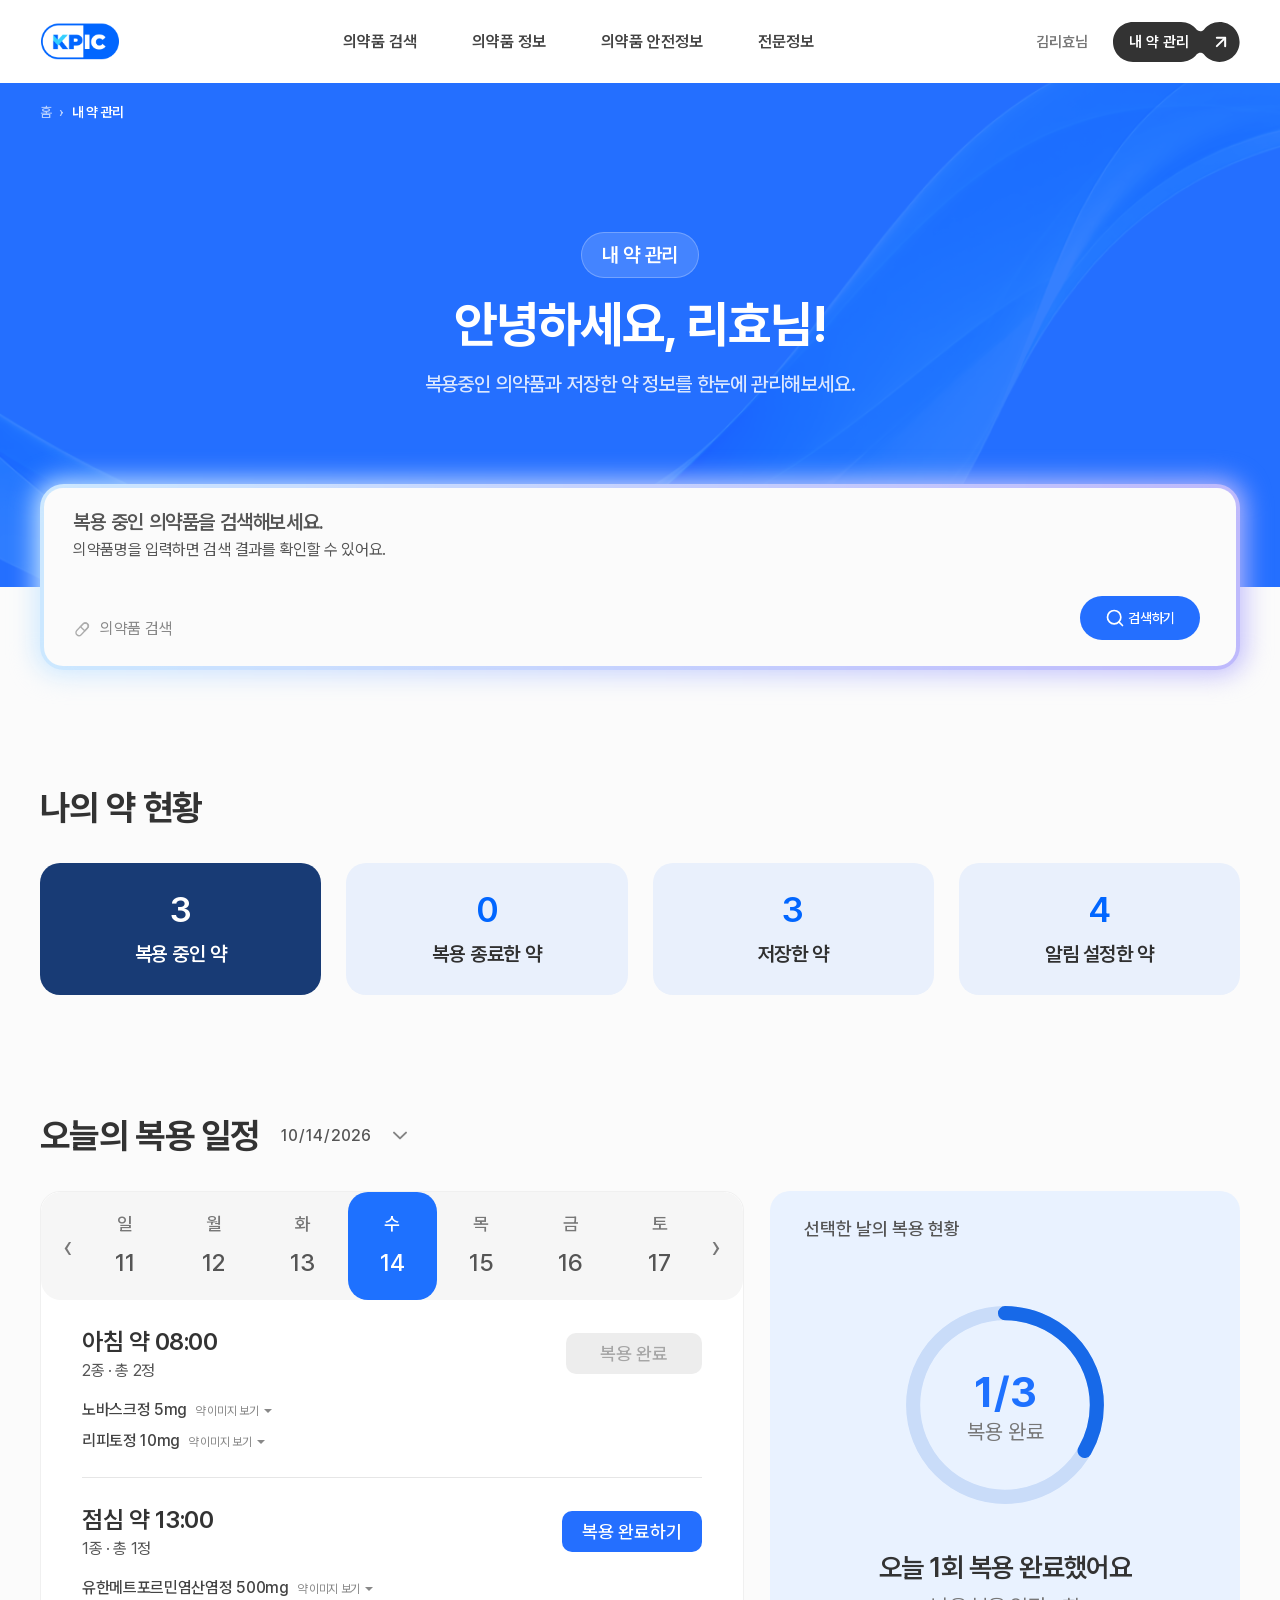
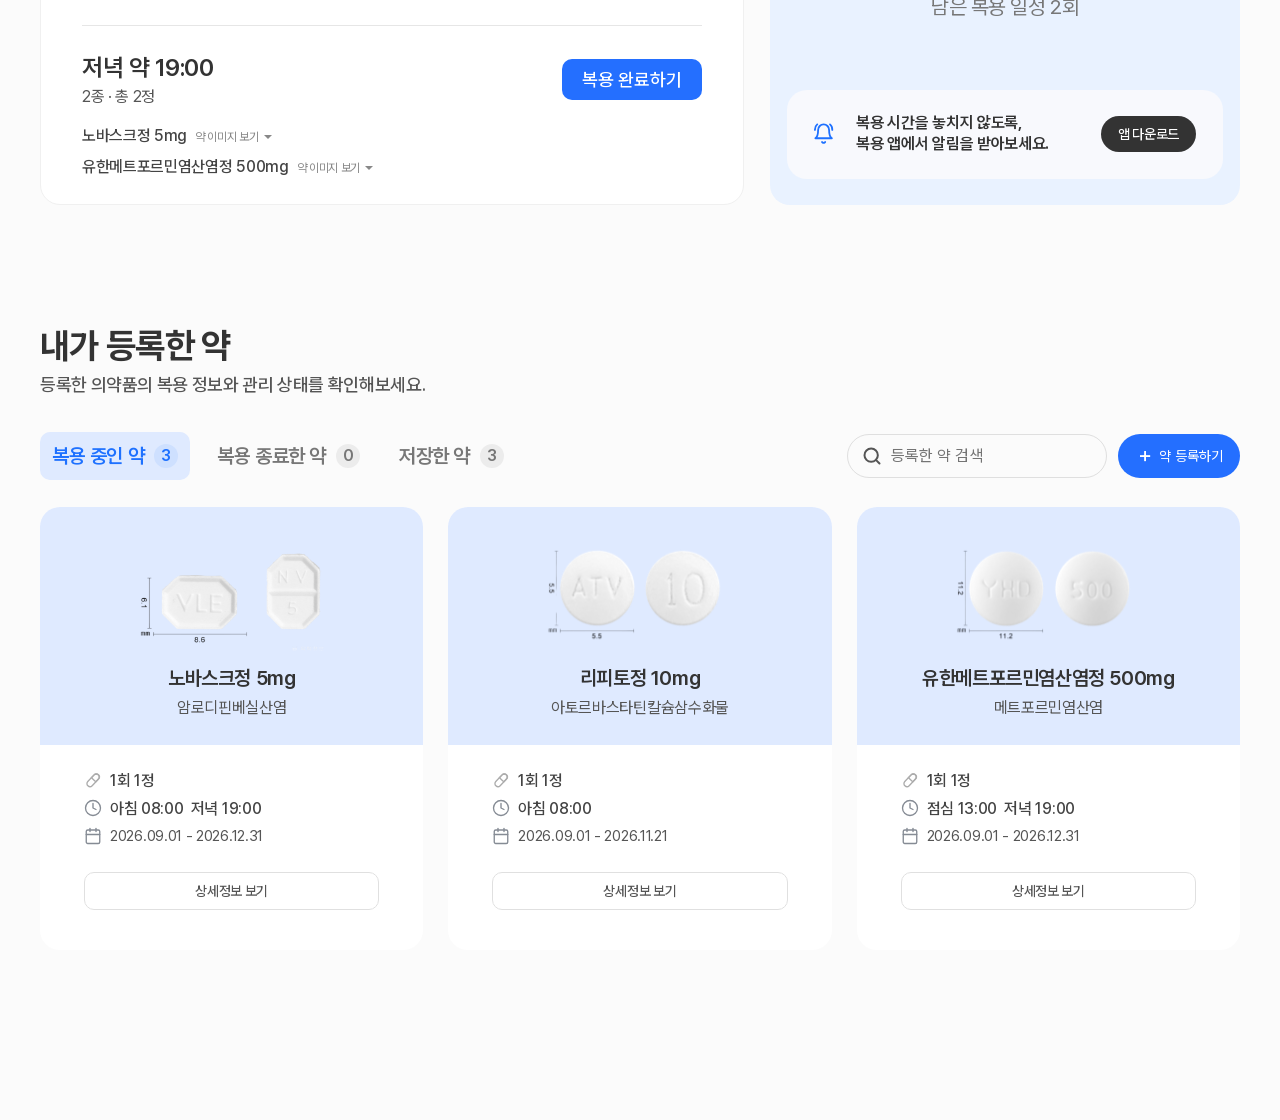
<file: mypage.html>
<!DOCTYPE html>
<html lang="ko">
<head>
  <meta charset="UTF-8">
  <meta name="viewport" content="width=device-width, initial-scale=1.0">
  <title>내 약 관리</title>
  <link rel="stylesheet" href="./css/style.css">
  <link rel="stylesheet" href="./css/mypage.css">
</head>
<body>
  <div class="wrap">
    <header>
      <div class="container">
        <div class="logo">
          <a href="./index.html">
            <img src="./img/logo.svg" alt="약학정보원">
          </a>
        </div>

        <ul class="nav">
          <li class="nav-dropdown">
            <button
              type="button"
              class="nav-trigger"
              aria-expanded="false"
              aria-controls="medicine-submenu"
            >
              의약품 검색
            </button>

            <ul
              class="nav-submenu"
              id="medicine-submenu"
              hidden
            >
              <li>
                <a href="./search.html">모양으로 약 찾기</a>
              </li>
            </ul>
          </li>

          <li><a href="#">의약품 정보</a></li>
          <li><a href="#">의약품 안전정보</a></li>
          <li><a href="#">전문정보</a></li>
        </ul>

        <div class="login">
          <button
            type="button"
            class="login-btn"
            aria-label="김리효님 계정"
          >
            <span>김리효님</span>
            <img src="./img/m_myicon.svg" alt="">
          </button>

          <div class="my">
            <a href="./mypage.html" class="my-btn" aria-current="page">
              <span>내 약 관리</span>
              <img src="./img/arrow-up-right.svg" alt="">
            </a>
          </div>

          <button
            type="button"
            class="menu-btn"
            aria-label="메뉴 열기"
            aria-expanded="false"
            aria-controls="mobile-menu"
          >
            <img src="./img/m_ham.svg" alt="">
          </button>
        </div>
      </div>

      <nav
        class="mobile-menu"
        id="mobile-menu"
        aria-label="모바일 메뉴"
        hidden
      >
        <div class="mobile-menu-inner">
          <p class="mobile-menu-title">의약품 검색</p>
          <a href="./search.html">모양으로 약 찾기</a>

          <a
            href="./mypage.html"
            class="mobile-my-link"
            aria-current="page"
          >
            내 약 관리
            <span aria-hidden="true">↗</span>
          </a>
        </div>
      </nav>
    </header>
      <main class="mypage">
        <!-- 파란 배경 + 인사말 -->
        <section class="mypage-hero">
          <div class="container">
            <nav class="breadcrumb" aria-label="현재 위치">
              <a href="./index.html">홈</a>
              <span aria-hidden="true" class="bread-arrow">›</span>
              <span aria-current="page" class="current-site">내 약 관리</span>
            </nav>
            <div class="mypage-title">
              <span class="mypage-label">내 약 관리</span>
              <h1>안녕하세요, 리효님!</h1>
              <p>복용중인 의약품과 저장한 약 정보를 한눈에 관리해보세요.</p>
            </div>

            <div class="medicine-search">
              <form class="medicine-search-form">
                <h2>복용 중인 의약품을 검색해보세요.</h2>
                <p>의약품명을 입력하면 검색 결과를 확인할 수 있어요.</p>

                <div class="medicine-search-row">
                  <div class="medicine-search-input">
                    <img src="./img/pill-icon.svg" alt="">

                    <input
                      type="search"
                      name="medicine"
                      placeholder="의약품 검색"
                      aria-label="의약품명"
                    >
                  </div>

                  <button type="submit" class="submit">
                    <img src="./img/searchicon.svg" alt="">
                    <span>검색하기</span>
                  </button>
                </div>

              </form>
            </div>
          </div>
        </section>
        <section class="my-current">
          <div class="container">
            <h1>나의 약 현황</h1>
            <div class="current-list">
              <a href="#">
                <div class="current current-first">
                  <h2>3</h2>
                  <p>복용 중인 약</p>
                </div>
              </a>
              <a href="#">
                <div class="current">
                  <h2>0</h2>
                  <p>복용 종료한 약</p>
                </div>
              </a>
              <a href="#">
                <div class="current">
                  <h2>3</h2>
                  <p>저장한 약</p>
                </div>
              </a>
              <a href="#">
                <div class="current">
                  <h2>4</h2>
                  <p>알림 설정한 약</p>
                </div>
              </a>
            </div>
          </div>
        </section>
        <section class="dose-section">
          <div class="container">
            <div class="dose-heading">
              <h2>오늘의 복용 일정</h2>

              <input
                type="date"
                class="dose-date"
                value="2026-10-14"
                aria-label="복용 일정 날짜 선택"
              >
            </div>

            <div class="dose-layout">
              <!-- 왼쪽: 날짜와 복용 일정 -->
              <div class="dose-schedule">
                <div class="dose-week">
                  <button
                    type="button"
                    class="dose-week-prev"
                    aria-label="이전 주"
                  >‹</button>

                  <!-- 자바스크립트로 날짜 7개 생성 -->
                  <div class="dose-days"></div>

                  <button
                    type="button"
                    class="dose-week-next"
                    aria-label="다음 주"
                  >›</button>
                </div>

                <ul class="dose-list">
                  <li class="dose-item">
                    <div class="dose-item-heading">
                      <div>
                        <h3>아침 약 <time>08:00</time></h3>
                        <p>2종 · 총 2정</p>
                      </div>

                      <button
                        type="button"
                        class="dose-complete is-complete"
                        aria-pressed="true"
                      >복용 완료</button>
                    </div>

                    <ul class="dose-medicines">
                      <li>
                        <span>노바스크정 5mg</span>
                        <details class="dose-image">
                          <summary>약 이미지 보기</summary>
                          <img
                            src="./img/nova.svg"
                            alt="노바스크정 5mg 앞뒷면"
                          >
                        </details>
                      </li>

                      <li>
                        <span>리피토정 10mg</span>
                        <details class="dose-image">
                          <summary>약 이미지 보기</summary>
                          <img
                            src="./img/lipi.svg"
                            alt="리피토정 10mg 앞뒷면"
                          >
                        </details>
                      </li>
                    </ul>

                  <li class="dose-item">
                    <div class="dose-item-heading">
                      <div>
                        <h3>점심 약 <time>13:00</time></h3>
                        <p>1종 · 총 1정</p>
                      </div>

                      <button
                        type="button"
                        class="dose-complete"
                        aria-pressed="false"
                      >복용 완료하기</button>
                    </div>

                    <ul class="dose-medicines">
                      <li>
                        <span>유한메트포르민염산염정 500mg</span>
                        <details class="dose-image">
                          <summary>약 이미지 보기</summary>
                          <img
                            src="./img/youhan.svg"
                            alt="유한메트포르민염산염정 500mg 앞뒷면"
                          >
                        </details>
                      </li>
                    </ul>
                  </li>

                  <li class="dose-item">
                    <div class="dose-item-heading">
                      <div>
                        <h3>저녁 약 <time>19:00</time></h3>
                        <p>2종 · 총 2정</p>
                      </div>

                      <button
                        type="button"
                        class="dose-complete"
                        aria-pressed="false"
                      >복용 완료하기</button>
                    </div>

                    <ul class="dose-medicines">
                      <li>
                        <span>노바스크정 5mg</span>
                        <details class="dose-image">
                          <summary>약 이미지 보기</summary>
                          <img
                            src="./img/nova.svg"
                            alt="노바스크정 5mg 앞뒷면"
                          >
                        </details>
                      </li>

                      <li>
                        <span>유한메트포르민염산염정 500mg</span>
                        <details class="dose-image">
                          <summary>약 이미지 보기</summary>
                          <img
                            src="./img/youhan.svg"
                            alt="유한메트포르민염산염정 500mg 앞뒷면"
                          >
                        </details>
                      </li>
                    </ul>
                  </li>
                </ul>
              </div>

              <!-- 오른쪽: 복용 현황 -->
              <div class="dose-summary">
                <h3 class="dose-summary-title">선택한 날의 복용 현황</h3>

                <div class="dose-progress">
                  <svg viewBox="0 0 120 120" aria-hidden="true">
                    <circle class="dose-progress-track" cx="60" cy="60" r="52"/>
                    <circle
                      class="dose-progress-fill"
                      cx="60"
                      cy="60"
                      r="52"
                      pathLength="100"
                    />
                  </svg>

                  <div class="dose-progress-text" aria-live="polite">
                    <strong class="dose-progress-count">1/3</strong>
                    <span>복용 완료</span>
                  </div>
                </div>

                <div class="dose-summary-message" aria-live="polite">
                  <h4>오늘 <span class="dose-done-count">1</span>회 복용 완료했어요</h4>
                  <p>남은 복용 일정 <span class="dose-left-count">2</span>회</p>
                </div>

                <div class="dose-app">
                  <div class="app-text">
                    <img src="./img/bell.svg" alt="">
                    <p>
                      복용 시간을 놓치지 않도록,<br>
                      복용 앱에서 알림을 받아보세요.
                    </p>
                  </div>
                  <!-- 실제 앱 다운로드 주소로 교체 -->
                  <a href="#" class="dose-app-link">앱 다운로드</a>
                </div>
              </div>
            </div>
          </div>
        </section>
        <section class="registered-section">
          <div class="container">
            <div class="registered-heading">
              <h2>내가 등록한 약</h2>
              <p>등록한 의약품의 복용 정보와 관리 상태를 확인해보세요.</p>
            </div>

            <div class="registered-toolbar">
              <div class="registered-tabs" aria-label="등록한 약 분류">
                <button
                  type="button"
                  class="registered-tab is-active"
                  data-category="taking"
                  aria-pressed="true"
                >
                  복용 중인 약
                  <span>3</span>
                </button>

                <button
                  type="button"
                  class="registered-tab"
                  data-category="finished"
                  aria-pressed="false"
                >
                  복용 종료한 약
                  <span>0</span>
                </button>

                <button
                  type="button"
                  class="registered-tab"
                  data-category="saved"
                  aria-pressed="false"
                >
                  저장한 약
                  <span>3</span>
                </button>
              </div>

              <div class="registered-actions">
                <div class="registered-search">
                  <input
                    type="search"
                    placeholder="등록한 약 검색"
                    aria-label="등록한 약 검색"
                  >
                </div>

                <button type="button" class="registered-add">
                  <span aria-hidden="true">＋</span>
                  약 등록하기
                </button>
              </div>
            </div>

            <ul class="registered-list">
              <!-- 노바스크 -->
              <li class="registered-card">
                <div class="registered-card-top">
                  <div class="registered-card-image">
                    <img
                      src="./img/nova.svg"
                      alt="노바스크정 5mg 앞뒷면"
                    >
                  </div>

                  <h3>노바스크정 5mg</h3>
                  <p>암로디핀베실산염</p>
                </div>

                <div class="registered-card-bottom">
                  <ul class="registered-info">
                    <li>
                      <img src="./img/pill-icon.svg" alt="">
                      <span>1회 1정</span>
                    </li>
                    <li>
                      <img src="./img/clock.svg" alt="">
                      <span>아침 08:00&nbsp; 저녁 19:00</span>
                    </li>
                    <li>
                      <img src="./img/calendar.svg" alt="">
                      <span>2026.09.01 - 2026.12.31</span>
                    </li>
                  </ul>

                  <button type="button" class="registered-detail">
                    상세정보 보기
                  </button>
                </div>
              </li>

              <!-- 리피토 -->
              <li class="registered-card">
                <div class="registered-card-top">
                  <div class="registered-card-image">
                    <img
                      src="./img/lipi.svg"
                      alt="리피토정 10mg 앞뒷면"
                    >
                  </div>

                  <h3>리피토정 10mg</h3>
                  <p>아토르바스타틴칼슘삼수화물</p>
                </div>

                <div class="registered-card-bottom">
                  <ul class="registered-info">
                    <li>
                      <img src="./img/pill-icon.svg" alt="">
                      <span>1회 1정</span>
                    </li>
                    <li>
                      <img src="./img/clock.svg" alt="">
                      <span>아침 08:00</span>
                    </li>
                    <li>
                      <img src="./img/calendar.svg" alt="">
                      <span>2026.09.01 - 2026.11.21</span>
                    </li>
                  </ul>

                  <button type="button" class="registered-detail">
                    상세정보 보기
                  </button>
                </div>
              </li>

              <!-- 메트포르민 -->
              <li class="registered-card">
                <div class="registered-card-top">
                  <div class="registered-card-image">
                    <img
                      src="./img/youhan.svg"
                      alt="유한메트포르민염산염정 500mg 앞뒷면"
                    >
                  </div>

                  <h3>유한메트포르민염산염정 500mg</h3>
                  <p>메트포르민염산염</p>
                </div>

                <div class="registered-card-bottom">
                  <ul class="registered-info">
                    <li>
                      <img src="./img/pill-icon.svg" alt="">
                      <span>1회 1정</span>
                    </li>
                    <li>
                      <img src="./img/clock.svg" alt="">
                      <span>점심 13:00&nbsp; 저녁 19:00</span>
                    </li>
                    <li>
                      <img src="./img/calendar.svg" alt="">
                      <span>2026.09.01 - 2026.12.31</span>
                    </li>
                  </ul>

                  <button type="button" class="registered-detail">
                    상세정보 보기
                  </button>
                </div>
              </li>
            </ul>

            <!-- 추후 탭 전환·검색 시 표시 -->
            <p class="registered-empty" hidden>
              복용을 종료한 약이 없어요.
            </p>
          </div>
        </section>
      </main>
    </div>
    <script>
    (() => {
      const section = document.querySelector(".dose-section");
      if (!section) return;

      const dateInput = section.querySelector(".dose-date");
      const daysBox = section.querySelector(".dose-days");
      const completeButtons = [...section.querySelectorAll(".dose-complete")];

      const records = new Map([
        ["2026-10-14", [true, false, false]]
      ]);

      let selectedDate = dateInput.value;
      let weekStart = getWeekStart(parseDate(selectedDate));

      function parseDate(value) {
        const [year, month, day] = value.split("-").map(Number);
        return new Date(year, month - 1, day);
      }

      function formatDate(date) {
        const year = date.getFullYear();
        const month = String(date.getMonth() + 1).padStart(2, "0");
        const day = String(date.getDate()).padStart(2, "0");
        return `${year}-${month}-${day}`;
      }

      function getWeekStart(date) {
        const start = new Date(date);
        start.setDate(start.getDate() - start.getDay());
        return start;
      }

      function getRecord() {
        if (!records.has(selectedDate)) {
          records.set(selectedDate, [false, false, false]);
        }
        return records.get(selectedDate);
      }

      function renderWeek() {
        daysBox.replaceChildren();
        const weekdays = ["일", "월", "화", "수", "목", "금", "토"];

        for (let index = 0; index < 7; index++) {
          const date = new Date(weekStart);
          date.setDate(date.getDate() + index);

          const value = formatDate(date);
          const button = document.createElement("button");

          button.type = "button";
          button.className = "dose-day";
          button.classList.toggle("is-selected", value === selectedDate);
          button.setAttribute("aria-pressed", String(value === selectedDate));
          button.setAttribute("aria-label", `${value} ${weekdays[index]}요일`);

          button.innerHTML = `
            <span>${weekdays[index]}</span>
            <strong>${date.getDate()}</strong>
          `;

          button.addEventListener("click", () => {
            selectedDate = value;
            dateInput.value = value;
            renderWeek();
            renderProgress();
          });

          daysBox.append(button);
        }
      }

      function renderProgress() {
        const record = getRecord();
        const done = record.filter(Boolean).length;
        const total = record.length;

        completeButtons.forEach((button, index) => {
          button.classList.toggle("is-complete", record[index]);
          button.setAttribute("aria-pressed", String(record[index]));
          button.textContent = record[index] ? "복용 완료" : "복용 완료하기";
        });

        section.querySelector(".dose-progress-count").textContent =
          `${done}/${total}`;

        section.querySelector(".dose-done-count").textContent = done;
        section.querySelector(".dose-left-count").textContent = total - done;

        section.querySelector(".dose-progress-fill")
          .style.strokeDasharray = `${done / total * 100} 100`;
      }

      dateInput.addEventListener("change", () => {
        if (!dateInput.value) return;
        selectedDate = dateInput.value;
        weekStart = getWeekStart(parseDate(selectedDate));
        renderWeek();
        renderProgress();
      });

      function moveWeek(amount) {
        const date = parseDate(selectedDate);
        date.setDate(date.getDate() + amount * 7);

        selectedDate = formatDate(date);
        dateInput.value = selectedDate;
        weekStart = getWeekStart(date);

        renderWeek();
        renderProgress();
      }

      section.querySelector(".dose-week-prev")
        .addEventListener("click", () => moveWeek(-1));

      section.querySelector(".dose-week-next")
        .addEventListener("click", () => moveWeek(1));

      completeButtons.forEach((button, index) => {
        button.addEventListener("click", () => {
          const record = getRecord();
          record[index] = !record[index];
          renderProgress();
        });
      });

      renderWeek();
      renderProgress();
    })();
    </script>
    <script>
    (() => {
      const section = document.querySelector(".registered-section");
      if (!section) return;

      const tabs = section.querySelectorAll(".registered-tab");
      const list = section.querySelector(".registered-list");
      const empty = section.querySelector(".registered-empty");

      tabs.forEach((tab) => {
        tab.addEventListener("click", () => {
          tabs.forEach((item) => {
            const active = item === tab;
            item.classList.toggle("is-active", active);
            item.setAttribute("aria-pressed", String(active));
          });

          const finished = tab.dataset.category === "finished";

          list.hidden = finished;
          empty.hidden = !finished;
        });
      });
    })();
    </script>
    <script src="./js/header.js"></script>
  </body>
</html>
</file>
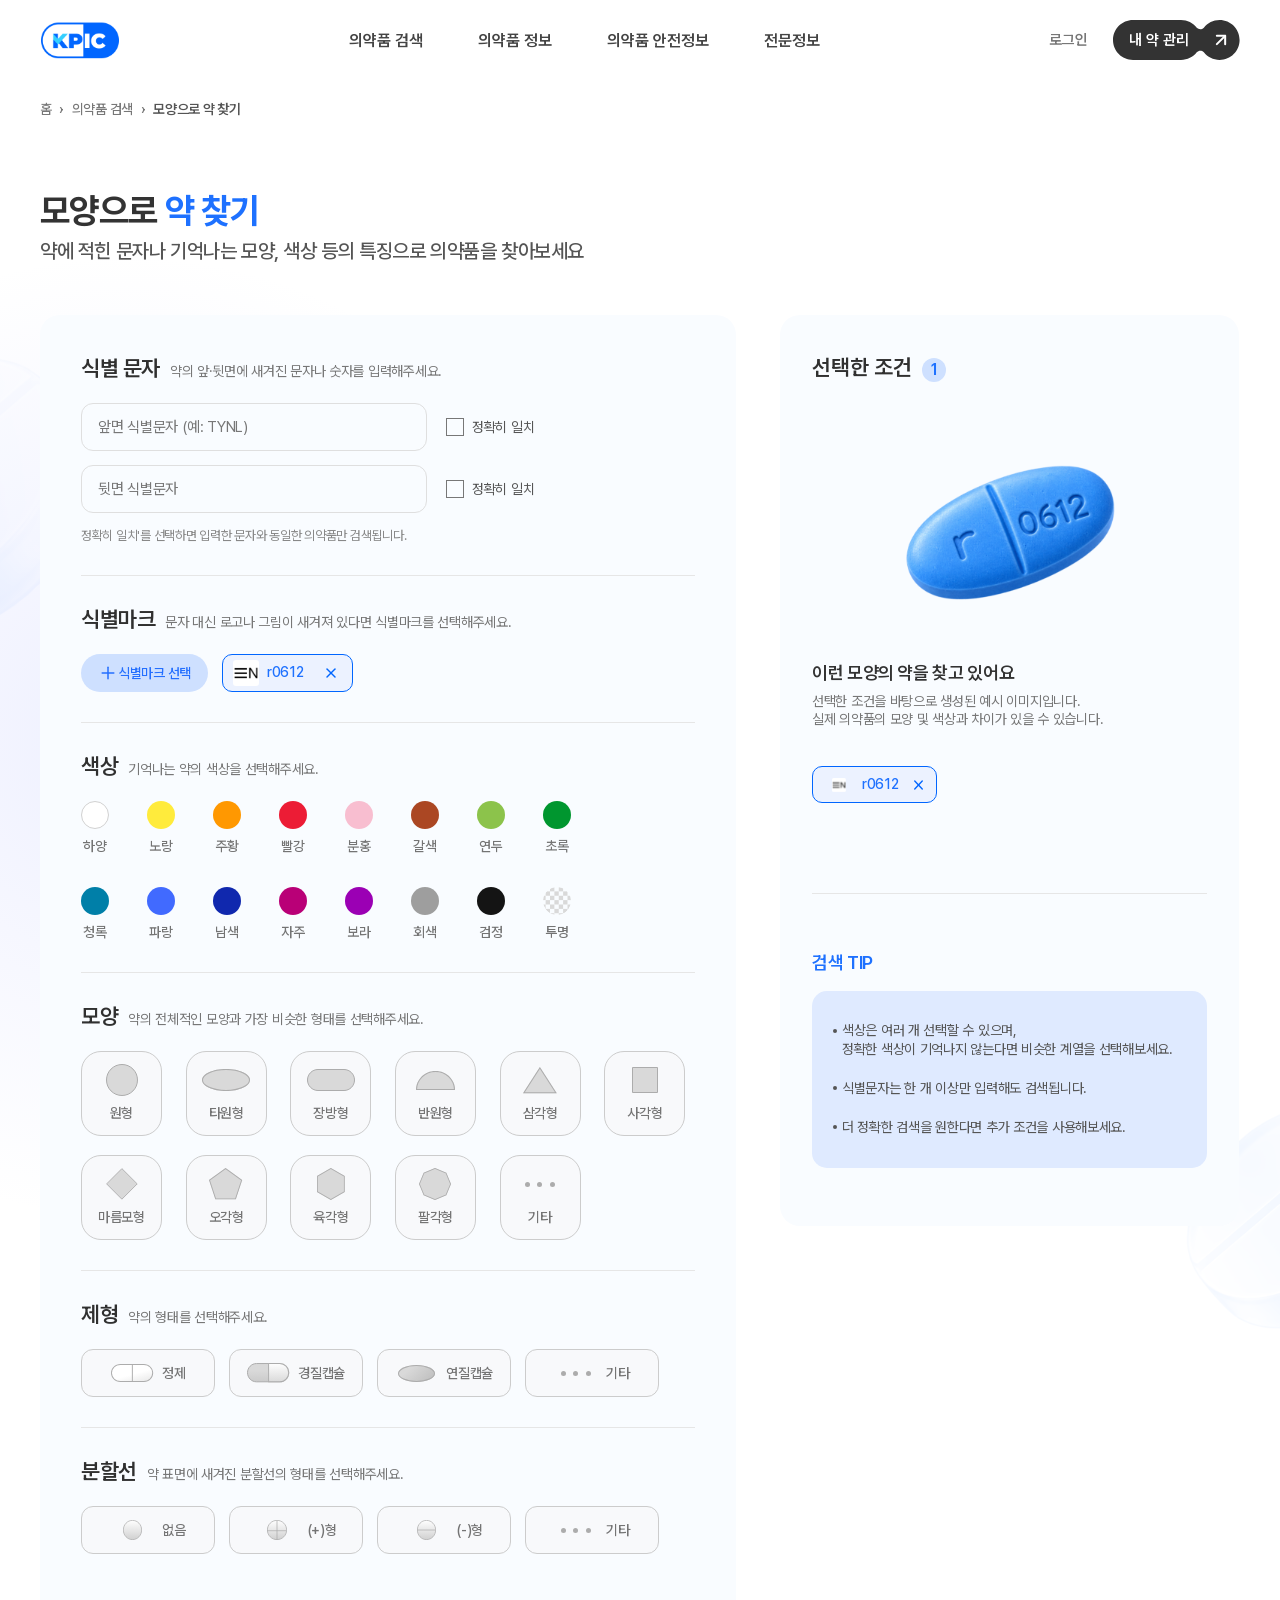
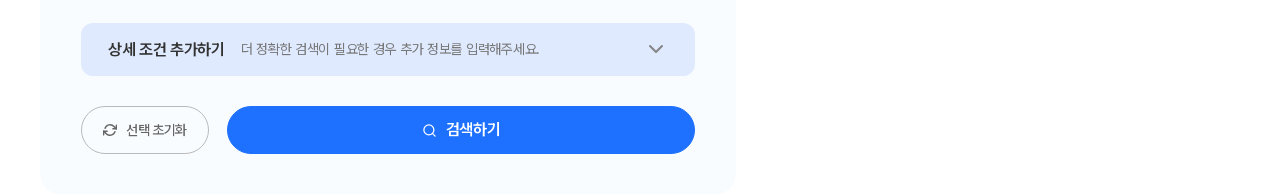
<file: search.html>
<!DOCTYPE html>
<html lang="ko">
<head>
  <meta charset="UTF-8">
  <meta name="viewport" content="width=device-width, initial-scale=1.0">
  <title>모양으로 약 찾기</title>
  <link rel="stylesheet" href="./css/style.css">
  <link rel="stylesheet" href="./css/search.css">
</head>
<body>
  <div class="wrap">
    <header>
      <div class="container">
        <div class="logo">
          <a href="./index.html">
            <img src="./img/logo.svg" alt="약학정보원">
          </a>
        </div>
        <ul class="nav">
          <li><a href="#">의약품 검색</a></li>
          <li><a href="#">의약품 정보</a></li>
          <li><a href="#">의약품 안전정보</a></li>
          <li><a href="#">전문정보</a></li>
        </ul>
        <div class="login">
          <!-- 로그인: PC는 글자, 모바일은 아이콘 -->
          <button type="button" class="login-btn" aria-label="로그인">
            <span>로그인</span>
            <img src="./img/m_myicon.svg" alt="">
          </button>

          <!-- 내 약 관리: 기존 그대로 -->
          <div class="my">
            <a href="./mypage.html" class="my-btn">
              <span>내 약 관리</span>
              <img src="./img/arrow-up-right.svg" alt="">
            </a>
          </div>

          <!-- 모바일 메뉴 버튼 -->
          <button type="button" class="menu-btn" aria-label="메뉴 열기">
            <img src="./img/m_ham.svg" alt="">
          </button>
        </div>
      </div>
    </header>
      <main class="search-page">
        <div class="search-bg" aria-hidden="true">
          <img src="./img/search-bg1.svg" class="search-bg1" alt="">
          <img src="./img/search-bg2.svg" class="search-bg2" alt="">
        </div>
        <div class="container">
          <nav class="breadcrumb" aria-label="현재 위치">
            <a href="./index.html">홈</a>
            <span aria-hidden="true" class="bread-arrow">›</span>
            <span>의약품 검색</span>
            <span aria-hidden="true" class="bread-arrow">›</span>
            <span aria-current="page" class="current-site">모양으로 약 찾기</span>
          </nav>

          <!-- 페이지 제목 -->
          <div class="search-title">
            <h2>모양으로 <span>약 찾기</span></h2>
            <p>약에 적힌 문자나 기억나는 모양, 색상 등의 특징으로 의약품을 찾아보세요</p>
          </div>
          <div class="search-content-wrap">
            <form class="search-filter">
              <div class="shape1">
                <div class="shape-text">
                  <h4 class="shape-maintext">식별 문자</h4>
                  <p class="shape-subtext">약의 앞·뒷면에 새겨진 문자나 숫자를 입력해주세요.</p>
                </div>
                <div class="mark-row">
                  <input type="text" name="front-mark" placeholder="앞면 식별문자 (예: TYNL)" aria-label="앞면 식별문자">
                  <label>
                    <input type="checkbox" name="front-exact">정확히 일치
                  </label>
                </div>
                <div class="mark-row">
                  <input type="text" name="back-mark"
                        placeholder="뒷면 식별문자"
                        aria-label="뒷면 식별문자">
                  <label>
                    <input type="checkbox" name="back-exact">정확히 일치
                  </label>
                </div>
                <p class="first-ex">정확히 일치'를 선택하면 입력한 문자와 동일한 의약품만 검색됩니다.</p>
              </div>

              <div class="shape2">
                <div class="shape-text">
                  <h4 class="shape-maintext">식별마크</h4>
                  <p class="shape-subtext">문자 대신 로고나 그림이 새겨져 있다면 식별마크를 선택해주세요.</p>
                </div>
                <div class="mark-select">
                  <button type="button" class="mark-select-btn">
                    <img src="./img/plus.svg" alt="">
                    <p>식별마크 선택</p>
                  </button>

                  <div class="selected-mark">
                    <div class="mark">
                      <img src="./img/mark.svg" alt="">
                      <span>r0612</span>
                    </div>
                    <button type="button" aria-label="r0612 식별마크 삭제">
                      <img src="./img/x.svg" alt="">
                    </button>
                  </div>
                </div>
              </div>

              <div class="shape3">
                <div class="shape-text">
                  <h4 class="shape-maintext">색상</h4>
                  <p class="shape-subtext">기억나는 약의 색상을 선택해주세요.</p>
                </div>
                <div class="color-chip">
                  <label class="color-option">
                    <input type="checkbox" name="color" value="white">
                    <span class="color-circle white"></span>
                    <span>하양</span>
                  </label>

                  <label class="color-option">
                    <input type="checkbox" name="color" value="yellow">
                    <span class="color-circle yellow"></span>
                    <span>노랑</span>
                  </label>

                  <label class="color-option">
                    <input type="checkbox" name="color" value="orange">
                    <span class="color-circle orange"></span>
                    <span>주황</span>
                  </label>

                  <label class="color-option">
                    <input type="checkbox" name="color" value="red">
                    <span class="color-circle red"></span>
                    <span>빨강</span>
                  </label>

                  <label class="color-option">
                    <input type="checkbox" name="color" value="pink">
                    <span class="color-circle pink"></span>
                    <span>분홍</span>
                  </label>

                  <label class="color-option">
                    <input type="checkbox" name="color" value="brown">
                    <span class="color-circle brown"></span>
                    <span>갈색</span>
                  </label>

                  <label class="color-option">
                    <input type="checkbox" name="color" value="lime">
                    <span class="color-circle lime"></span>
                    <span>연두</span>
                  </label>

                  <label class="color-option">
                    <input type="checkbox" name="color" value="green">
                    <span class="color-circle green"></span>
                    <span>초록</span>
                  </label>
                </div>
                <div class="color-chip">
                  <label class="color-option">
                    <input type="checkbox" name="color" value="teal">
                    <span class="color-circle teal"></span>
                    <span>청록</span>
                  </label>

                  <label class="color-option">
                    <input type="checkbox" name="color" value="blue">
                    <span class="color-circle blue"></span>
                    <span>파랑</span>
                  </label>

                  <label class="color-option">
                    <input type="checkbox" name="color" value="navy">
                    <span class="color-circle navy"></span>
                    <span>남색</span>
                  </label>

                  <label class="color-option">
                    <input type="checkbox" name="color" value="magenta">
                    <span class="color-circle magenta"></span>
                    <span>자주</span>
                  </label>

                  <label class="color-option">
                    <input type="checkbox" name="color" value="purple">
                    <span class="color-circle purple"></span>
                    <span>보라</span>
                  </label>

                  <label class="color-option">
                    <input type="checkbox" name="color" value="gray">
                    <span class="color-circle gray"></span>
                    <span>회색</span>
                  </label>

                  <label class="color-option">
                    <input type="checkbox" name="color" value="black">
                    <span class="color-circle black"></span>
                    <span>검정</span>
                  </label>

                  <label class="color-option">
                    <input type="checkbox" name="color" value="transparent">
                    <span class="color-circle color-transparent"></span>
                    <span>투명</span>
                  </label>
                </div>
              </div>
              <div class="shape4">
                <div class="shape-text">
                  <h4 class="shape-maintext">모양</h4>
                  <p class="shape-subtext">약의 전체적인 모양과 가장 비슷한 형태를 선택해주세요.</p>
                </div>
                <div class="shape-list">
                  <label class="shape-option">
                    <input type="radio" name="shape" value="round">
                    <span class="shape-box">
                      <span class="shape-icon">
                        <img src="./img/shape-oval1.svg"  class="shape-default" alt="">
                        <img src="./img/shape-oval-active1.svg" class="shape-active" alt="">
                      </span>
                      <span>원형</span>
                    </span>
                  </label>
                  <label class="shape-option">
                    <input type="radio" name="shape" value="oval">
                    <span class="shape-box">
                      <span class="shape-icon">
                        <img src="./img/shape-oval2.svg"  class="shape-default" alt="">
                        <img src="./img/shape-oval-active2.svg" class="shape-active" alt="">
                      </span>
                      <span>타원형</span>
                    </span>
                  </label>
                  <label class="shape-option">
                    <input type="radio" name="shape" value="oblong">
                    <span class="shape-box">
                      <span class="shape-icon">
                        <img src="./img/shape-oval3.svg"  class="shape-default" alt="">
                        <img src="./img/shape-oval-active3.svg" class="shape-active" alt="">
                      </span>
                      <span>장방형</span>
                    </span>
                  </label>
                  <label class="shape-option">
                    <input type="radio" name="shape" value="semicircle">
                    <span class="shape-box">
                      <span class="shape-icon">
                        <img src="./img/shape-oval4.svg"  class="shape-default" alt="">
                        <img src="./img/shape-oval-active4.svg" class="shape-active" alt="">
                      </span>
                      <span>반원형</span>
                    </span>
                  </label>
                  <label class="shape-option">
                    <input type="radio" name="shape" value="triangle">
                    <span class="shape-box">
                      <span class="shape-icon">
                        <img src="./img/shape-oval5.svg"  class="shape-default" alt="">
                        <img src="./img/shape-oval-active5.svg" class="shape-active" alt="">
                      </span>
                      <span>삼각형</span>
                    </span>
                  </label>
                  <label class="shape-option">
                    <input type="radio" name="shape" value="square">
                    <span class="shape-box">
                      <span class="shape-icon">
                        <img src="./img/shape-oval6.svg"  class="shape-default" alt="">
                        <img src="./img/shape-oval-active6.svg" class="shape-active" alt="">
                      </span>
                      <span>사각형</span>
                    </span>
                  </label>
                  <label class="shape-option">  
                    <input type="radio" name="shape" value="diamond">
                    <span class="shape-box">
                      <span class="shape-icon">
                        <img src="./img/shape-oval7.svg"  class="shape-default" alt="">
                        <img src="./img/shape-oval-active7.svg" class="shape-active" alt="">
                      </span>
                      <span>마름모형</span>
                    </span>
                  </label>
                  <label class="shape-option">
                    <input type="radio" name="shape" value="pentagon">
                    <span class="shape-box">
                      <span class="shape-icon">
                        <img src="./img/shape-oval8.svg"  class="shape-default" alt="">
                        <img src="./img/shape-oval-active8.svg" class="shape-active" alt="">
                      </span>
                      <span>오각형</span>
                    </span>
                  </label>
                  <label class="shape-option">
                    <input type="radio" name="shape" value="hexagon">
                    <span class="shape-box">
                      <span class="shape-icon">
                        <img src="./img/shape-oval9.svg"  class="shape-default" alt="">
                        <img src="./img/shape-oval-active9.svg" class="shape-active" alt="">
                      </span>
                      <span>육각형</span>
                    </span>
                  </label>
                  <label class="shape-option">
                    <input type="radio" name="shape" value="octagon">
                    <span class="shape-box">
                      <span class="shape-icon">
                        <img src="./img/shape-oval10.svg"  class="shape-default" alt="">
                        <img src="./img/shape-oval-active10.svg" class="shape-active" alt="">
                      </span>
                      <span>팔각형</span>
                    </span>
                  </label>
                  <label class="shape-option">
                    <input type="radio" name="shape" value="other">
                    <span class="shape-box">
                      <span class="shape-icon">
                        <img src="./img/shape-oval11.svg"  class="shape-default" alt="">
                        <img src="./img/shape-oval-active11.svg" class="shape-active" alt="">
                      </span>
                      <span>기타</span>
                    </span>
                  </label>
                </div>
              </div>
              <div class="shape5">
                <div class="shape-text">
                  <h4 class="shape-maintext">제형</h4>
                  <p class="shape-subtext">약의 형태를 선택해주세요.</p>
                </div>
                <div class="form-list">
                  <label class="form-option">
                    <input type="radio" name="form" value="tablet">
                    <span class="form-box">
                      <span class="form-icon">
                        <img src="./img/form-tablet.svg"  class="form-default" alt="">
                        <img src="./img/form-tablet-active.svg" class="form-active" alt="">
                      </span>
                      <span>정제</span>
                    </span>
                  </label>
                  <label class="form-option">
                    <input type="radio" name="form" value="-hard-capsule">
                    <span class="form-box">
                      <span class="form-icon">
                        <img src="./img/form-hard-capsule.svg"  class="form-default" alt="">
                        <img src="./img/form-hard-capsule-active.svg" class="form-active" alt="">
                      </span>
                      <span>경질캡슐</span>
                    </span>
                  </label>
                  <label class="form-option">
                    <input type="radio" name="form" value="soft-capsule">
                    <span class="form-box">
                      <span class="form-icon">
                        <img src="./img/form-soft-capsule.svg"  class="form-default" alt="">
                        <img src="./img/form-soft-capsule-active.svg" class="form-active" alt="">
                      </span>
                      <span>연질캡슐</span>
                    </span>
                  </label>
                  <label class="form-option">
                    <input type="radio" name="form" value="other">
                    <span class="form-box">
                      <span class="form-icon">
                        <img src="./img/shape-oval11.svg"  class="form-default" alt="">
                        <img src="./img/shape-oval-active11.svg" class="form-active" alt="">
                      </span>
                      <span>기타</span>
                    </span>
                  </label>
                </div>
              </div>
              <div class="shape6">
                <div class="shape-text">
                  <h4 class="shape-maintext">분할선</h4>
                  <p class="shape-subtext">약 표면에 새겨진 분할선의 형태를 선택해주세요.</p>
                </div>
                <div class="score-list">
                  <label class="score-option">
                    <input type="radio" name="score" value="none">
                    <span class="score-box">
                      <span class="score-icon">
                        <img src="./img/score-none.svg"  class="score-default" alt="">
                        <img src="./img/score-none-active.svg" class="score-active" alt="">
                      </span>
                      <span>없음</span>
                    </span>
                  </label>
                  <label class="score-option">
                    <input type="radio" name="score" value="-hard-capsule">
                    <span class="score-box">
                      <span class="score-icon">
                        <img src="./img/score-cross.svg"  class="score-default" alt="">
                        <img src="./img/score-cross-active.svg" class="score-active" alt="">
                      </span>
                      <span>(+)형</span>
                    </span>
                  </label>
                  <label class="score-option">
                    <input type="radio" name="score" value="soft-capsule">
                    <span class="score-box">
                      <span class="score-icon">
                        <img src="./img/score-line.svg"  class="score-default" alt="">
                        <img src="./img/score-line-active.svg" class="score-active" alt="">
                      </span>
                      <span>(-)형</span>
                    </span>
                  </label>
                  <label class="score-option">
                    <input type="radio" name="score" value="other">
                    <span class="score-box">
                      <span class="score-icon">
                        <img src="./img/shape-oval11.svg"  class="score-default" alt="">
                        <img src="./img/shape-oval-active11.svg" class="score-active" alt="">
                      </span>
                      <span>기타</span>
                    </span>
                  </label>
                </div>
              </div>
              <div class="add">
                <div class="add-text">
                  <h3>상세 조건 추가하기</h3>
                  <p class="shape-subtext">더 정확한 검색이 필요한 경우 추가 정보를 입력해주세요.</p>
                </div>
                <img src="./img/chevron-down.svg" alt="">
              </div>
              <div class="search-actions">
                <button type="reset" class="filter-reset">
                  <img src="./img/reset.svg" alt="">
                  <span>선택 초기화</span>
                </button>

                <button type="submit" class="filter-submit">
                  <img src="./img/searchicon.svg" alt="">
                  <span>검색하기</span>
                </button>
              </div>
            </form>
            <!-- 오른쪽 시작 -->
            <aside class="search-selected">
              <div class="shape-text">
                <h4 class="selected-text">선택한 조건</h4>
                <span class="selected-count">0</span>
              </div>
              <div class="pill-result">
                <img src="./img/pill-result.svg" alt="">
              </div>
              <div class="ex-text">
                <h4>이런 모양의 약을 찾고 있어요</h4>
                <p>선택한 조건을 바탕으로 생성된 예시 이미지입니다.<br>실제 의약품의 모양 및 색상과 차이가 있을 수 있습니다.</p>
              </div>
              <ul class="selected-chips">
                <!-- 선택한 조건 칩이 들어갈 자리 -->
                <!-- <li class="selected-chip">
                  <span class="selected-color blue"></span>
                  <span>파랑</span>

                  <button type="button" class="chip-remove" aria-label="파랑 조건 삭제">
                    <img src="./img/x.svg" alt="">
                  </button>
                </li>

                <li class="selected-chip">
                  <img src="./img/shape-oval-active2.svg" class="selected-icon" alt="">
                  <span>타원형</span>

                  <button type="button" class="chip-remove" aria-label="타원형 조건 삭제">
                    <img src="./img/x.svg" alt="">
                  </button>
                </li> -->
              </ul>
              <div class="tip">
                <h4>검색 TIP</h4>
                <ul class="tip-list">
                  <li>색상은 여러 개 선택할 수 있으며,<br>정확한 색상이 기억나지 않는다면 비슷한 계열을 선택해보세요.</li>
                  <li>식별문자는 한 개 이상만 입력해도 검색됩니다.</li>
                  <li>더 정확한 검색을 원한다면 추가 조건을 사용해보세요.</li>
                </ul>
              </div>
            </aside>
          </div>
        </div>
    </main>
  </div>
  <script src="./js/search.js"></script>
</body>
</html>
</file>
<file: css/style.css>
@font-face {
  font-family: "Pretendard";
  src: url("../fonts/PretendardVariable.woff2") format("woff2");
  font-weight: 100 900;
  font-style: normal;
  font-display: swap;
}
* {
  margin: 0;
  padding: 0;
}
*,
*::before,
*::after {
  box-sizing: border-box;
}

body {
  font-family: "Pretendard", sans-serif;
}

ul, ol {
  list-style: none;
}

a {
  color: inherit;
  text-decoration: none;
}
h2 {
  font-size: 35px;
  color: #333;
  font-weight: 700;
  letter-spacing: -0.02em;
}
.section-sub {
  font-size: 18px;
  font-weight: 500;
  color: #555;
  letter-spacing: -0.02em;
  line-height: 135%;
  padding-top: 7px;
}

img {
  display: block;
  max-width: 100%;
}

button, input, select, textarea {
  font: inherit;
}

button {
  border: 0;
  background: none;
  color: inherit;
  cursor: pointer;
}
header {
  padding: 20px 0;
}
.container {
  width: 100%;
  max-width: 1200px;
  margin: 0 auto;
}
header > .container {
  display: flex;
  justify-content: space-between;
  align-items: center;
}
.nav {
  display: flex;
  gap: 55px;
  font-size: 16px;
  font-weight: 600;
  color: #444;
}
.login {
  display: flex;
  gap: 25px;
}
.login-btn {
  font-size: 15px;
  font-weight: 600;
  color: #777;
}
.login-btn img {
  display: none;
}
.my-btn {
  width: 126.59px;
  height: 40px;
  background: url("../img/my_btn.svg") center / 100% 100% no-repeat;
  display: flex;
  align-items: center;
  justify-content: space-between;
  padding: 0 8.88px 0 15.12px;
}
.my-btn span {
  font-size: 15px;
  font-weight: 600;
  color: #fff;
}
.my-btn img {
  width: 20px;
  height: 20px;
}
.menu-btn img {
  display: none;
}
header {
  position: relative;
  z-index: 100;
}

header [hidden] {
  display: none !important;
}

/* PC 드롭다운 */
.nav-dropdown {
  position: relative;
}

.nav-trigger {
  display: flex;
  align-items: center;
  padding: 12px 0;
  color: inherit;
  font: inherit;
  cursor: pointer;
}

.nav-trigger[aria-expanded="true"] {
  color: #216fff;
}

.nav-submenu {
  position: absolute;
  top: 100%;
  left: 50%;
  transform: translateX(-50%);
  width: 200px;
  padding: 8px;
  background: #fff;
  border: 1px solid #e5eaf2;
  border-radius: 14px;
  box-shadow: 0 12px 30px rgba(30, 55, 90, 0.12);
}

.nav-submenu a {
  display: block;
  padding: 14px 16px;
  border-radius: 8px;
  color: #333;
  font-size: 15px;
  white-space: nowrap;
}

.nav-submenu a:hover,
.nav-submenu a:focus-visible {
  background: #edf4ff;
  color: #216fff;
}

/* 모바일 메뉴 */
.mobile-menu {
  display: none;
}

.hero {
  background: linear-gradient(to bottom, #E3EBF4 0%, rgba(227, 235, 244, 0) 100%);
  position: relative;
  overflow: hidden;
}
.hero > .container {
  display: flex;
  align-items: center;
  justify-content: space-between;
  min-height: 820px;

}
.hero-content {
  padding-left: 28px;
  width: 565px;
  flex-shrink: 0;
  letter-spacing: -0.02em;
}
.hero-text {
  padding-bottom: 67px;
}
.hero-content .text1 {
  font-size: 16px;
  font-weight: 600;
  color: #1E71FF;
  letter-spacing: -0.02em;
}
.hero-content h1 {
  font-size: 50px;
  font-weight: 700;
  color: #333;
  line-height: 123%;
  padding-top: 15px;
  letter-spacing: -0.02em;
}
.hero-content h1 span {
  color: #1E71FF;
}
.hero-content .text2 {
  font-size: 20px;
  font-weight: 500;
  color: #555;
  line-height: 135%;
  padding-top: 17px;
}
.search-content {
  display: flex;
  align-items: center;
  /* gap: 12px; */
  width: 100%;
  height: 61px;
  padding: 5px;
  border: 2px solid #0166FF;
  border-radius: 999px;
  background: #F8F9FB;
  box-shadow: 4px 4px 20px 0 rgba(0, 0, 0, 0.06);
  
}
.search-content input {
  flex: 1;
  min-width: 0;
  padding-left: 22px;
  border: 0;
  background: transparent;
}
.search-content input::placeholder {
  color: #747474;
  font-weight: 400;
  font-size: 16px;
  line-height: 135%;
}
.search-content:focus-within {
  border-color: #0166FF;
  box-shadow: inset 0 0 0 1px #0166FF,
  4px 4px 20px 0 rgba(0, 0, 0, 0.06);
}

.search-content input:focus {
  outline: none;
}
.search-content .search-box {
  background-color: #0166FF;
  border-radius: 999px;
  width: 47px;
  height: 47px;
  display: flex;
  align-items: center;
  justify-content: center;
}
.ex {
  display: flex;
  align-items: center;
  padding-top: 20px;
  padding-left: 19px;
  gap: 29px;
  color: #646464;
  font-size: 14px;
  font-weight: 500;
}
.ex li:first-child {
  width: 90px;
  height: 34px;
  background-color: #9ABEFC;
  border-radius: 999px;
  display: flex;
  align-items: center;
  justify-content: center;
  color: #fff;
}
.hero-image {
  position: absolute;
  top: 50%;
  right: -26px;
  transform: translateY(-50%);
  width: 935px;
}
.hero-image img {
  width: 100%;
  height: auto;
}
.quick-service {
  background: linear-gradient(to bottom, #C2DBF8 0%, rgba(227, 235, 244, 0) 100%);
  position: relative;
  overflow: hidden;
}
.quick-desc-mobile {
  display: none;
}
.quick-service > .container {
  min-height: 1258px;
  display: flex;
  gap: 24px;
  align-items: flex-start;
  position: relative;
  z-index: 1;
  width: calc(100% - 48px);
  max-width: 1200px;
}
.quick-title {
  padding-top: 117px;
}
.quick-card {
  display: block;
  width: 100%;
  height: 426.55px;
  border-radius: 20px;
  background: #F8F9FD;
  position: relative;
  box-shadow: 0px 7px 20px 0 rgba(214, 214, 214, 0.25);
  transition: transform 0.5s ease, box-shadow 0.5s ease;
}
.quick-column {
  flex: 1;
  min-width: 0;
}
.quick-card:hover {
   transform: translateY(-8px);
  box-shadow: 0 12px 28px rgba(30, 113, 255, 0.12);
}
.shape-card {
  background: linear-gradient(to bottom, #85b8ff 0%, rgba(123, 134, 217, 0.5) 100%);
  box-shadow: 0px 7px 20px 0 rgba(214, 214, 214, 0.5);
}
.quick-arrow {
  display: flex;
  justify-content: center;
  align-items: center;
  width: 47px;
  height: 47px;
  background-color: #9ABEFC;
  border-radius: 50%;
  position: absolute;
  top: 19px;
  right: 19px;
}
.shape-card .quick-arrow {
  background-color: #1E71FF;
}
.quick-arrow img {
  width: 24px;
  height: 24px;
}
.quick-text .first-card{
  font-size: 25px;
  font-weight: 700;
  color: #fff;
  letter-spacing: -0.02em;
}
.quick-text > h3 {
  font-size: 25px;
  font-weight: 700;
  color: #333;
  letter-spacing: -0.02em;
}
.quick-text .sub{
  font-size: 16px;
  font-weight: 400;
  color: #fff;
  line-height: 130%;
}
.quick-text > p {
  font-size: 16px;
  font-weight: 400;
  color: #555;
  line-height: 130%;
  padding-top: 12px;
}
.quick-icon {
  position: absolute;
  object-fit: contain;
}

/* 모양으로 약 찾기 아이콘 */
.icon-shape {
  width: 127.05px;
  height: 132px;
  top: 52.54px;
  left: 35px;
}

/* 의약품 상세검색 아이콘 */
.icon-detail {
  width: 98.07px;
  height: 93.51px;
  top: 55.37px;
  left: 46px;
}
.icon-info {
  width: 95px;
  height: 100.42px;
  top: 63.37px;
  left: 52px;
}
.icon-conver {
  width: 160.32px;
  height: 85px;
  top: 51.37px;
  left: 29px;
}
.icon-info2 {
  width: 82px;
  height: 116.12px;
  top: 50.37px;
  left: 55px;
}
.quick-text {
  position: absolute;
  left: 32px;
  bottom: 46px;
}
.quick-column {
  display: flex;
  flex-direction: column;
  gap: 24px;
}
/* 가운데 열 */
.quick-column:nth-child(2) {
  padding-top: 282px;
}

/* 오른쪽 열 */
.quick-column:nth-child(3) {
  padding-top: 200px;
}
.shape-card {
  margin-top: 290px;
}
.pill1 {
  position: absolute;
  top: 173px;
  left: -76px;
  width: 218px;
  height: 214px;
}
.pill2 {
  position: absolute;
  top: 237px;
  right: 131px;
  width: 289px;
  height: 280px;
}
.pill3 {
  position: absolute;
  bottom: 212px;
  left: 181px;
  width: 264px;
  height: 256px;
}
.mobile-br {
  display: none;
}
.safe > .container {
  padding-top: 45px;
  padding-bottom: 138.28px;
  margin: 0 auto;
}
.safe-compo {
  display: flex;
  justify-content: space-between;
  padding-top: 37px;
  position: relative;
}
.safety-btn {
  position: absolute;
  bottom: 38.72px;
  left: 27px;
  background-image: url(../img/search_btn.svg);
  display: flex;
  align-items: center;
  width: 197.59px;
  height: 40px;
  gap: 27.12px;
  padding-left: 20px;
}
.safe-arrow {
  width: 20px;
  height: 20px;
}
.safe-text {
  font-size: 15px;
  font-weight: 500;
  letter-spacing: -0.02em;
  color: #fff;
}
.safety-list {
  display: flex;
  flex-direction: column;
  gap: 12px;
  
}
.safety-item {
  display: block;
  width: 100%;
  height: 81.25px;
  border: 1px solid #CDD2DA;
  display: flex;
  align-items: center;
  justify-content: space-between;
  border-radius: 20px;
  padding: 0 20px 0 26px;
  gap: 27px;
}
.safety-arrow img {
  transition: transform 0.5s ease,
              filter 0.5s ease;
}

.safety-item:hover {
  background-color: #dee9ff;
  border-color: transparent;
}

.safety-item:hover .safety-arrow {
  background-color: #1e71ff;
}

/* 첫 번째 강조 카드를 제외한 화살표 */
.safety-item:not(.featured):hover .safety-arrow img {
  transform: rotate(-90deg);
  filter: brightness(0) invert(1);
}
.featured {
  background-color: #DEE9FF;
  border: none;
}
.safety-title {
  flex: 1;
  min-width: 0;
  white-space: nowrap;
  overflow: hidden;
  text-overflow: ellipsis;
  font-size: 20px;
  font-weight: 600;
  color: #333;
  letter-spacing: -0.02em;
  max-width: 344px;
}
.safety-item time {
  font-size: 16px;
  font-weight: 400;
  color: #777;
  line-height: 130%;
  letter-spacing: -0.02em;
  flex-shrink: 0;
}
.safety-arrow {
  width: 47px;
  height: 47px;
  border-radius: 999px;
  display: flex;
  justify-content: center;
  align-items: center;
}
.arrow-featured {
  background-color: #1E71FF;
}
.medical-info {
  background-color: #6785CA;
  max-height: 489px;
  position: relative;
  z-index: 1;
}
.medical-info > .container {
  padding-top: 58px;
  padding-bottom: 72px;
  position: relative;
  z-index: 1;
}
.medical-top {
  display: flex;
  justify-content: space-between;
  align-items: center;
}
.medical-title > h2 {
  color: #fff;
}
.medical-title .section-sub {
  color: #EFEFEF;
}
.medical-btn {
  display: flex;
  background-image: url(../img/medical_btn.svg);
  width: 115.59px;
  height: 40px;
  align-items: center;
  padding-left: 17px;
  gap: 27.12px;
}
.medical-bottom {
  display: flex;
  justify-content: space-between;
  padding-top: 38px;
}
.medical-row {
  width: 282px;
  height: 248px;
  background-color: #F8F9FD;
  border-radius: 20px;
  position: relative;
  transition: transform 0.5s ease, box-shadow 0.5s ease;
}
.medical-row:hover{
   transform: translateY(-8px);
  box-shadow: 0 12px 28px rgba(30, 113, 255, 0.12);
}
.medical-first {
  background: linear-gradient(to bottom, #85B8FF 0%, rgba(123, 134, 217, 0.5) 100%);
}
.medi1 {
  width: 89.56px;
  height: 54px;
  position: absolute;
  top: 35px;
  right: 40.3px;
}
.medi2 {
  width: 77px;
  height: 52.5px;
  position: absolute;
  top: 32px;
  right: 40px;
}
.medi3 {
  width: 81.59px;
  height: 66.58px;
  position: absolute;
  top: 28px;
  right: 36.31px;
}
.medi4 {
  width: 95px;
  height: 62px;
  position: absolute;
  top: 33px;
  right: 32px;
}
.medical-text {
  position: absolute;
  bottom: 23px;
  left: 23px;
}
.medical-card {
  font-size: 22px;
  font-weight: 600;
  color: #333;
  letter-spacing: -0.02em;
}
.medical-sub {
  font-size: 16px;
  font-weight: 400;
  color: #555;
  letter-spacing: -0.02em;
  line-height: 130%;
  padding-top: 8px;
}
.text-first .medical-card{
  color: #fff;
}
.text-first .medical-sub{
  color: #fff;
}
.medical-bg1 {
  position: absolute;
  top: 0;
  left: 89px;
  width: 274px;
  height: 449px;
  z-index: 0;
  pointer-events: none;
}
.medical-bg2 {
  position: absolute;
  bottom: 10px;
  right: 222.36px;
  width: 164.64px;
  height: 310px;
  z-index: 0;
  pointer-events: none;
}
.medical-bg {
  position: absolute;
  inset: 0;
  width: 100%;
  max-width: 1920px;
  margin: 0 auto;
  overflow: hidden;
  pointer-events: none;
}
.new > .container {
  padding-top: 133px;
  padding-bottom: 132.75px;
}
.new-compo{
  display: flex;
  justify-content: space-between;
  align-items: flex-end;
}
.new-list {
  display: flex;
  padding-top: 26.21px;
  padding-bottom: 18.79px;
  font-size: 14px;
  font-weight: 500;
  line-height: 130%;
  letter-spacing: -0.02em;
  color: #333;
  gap: 12px;
}
.new-list > li {
  padding: 8px 17px;
  border-radius: 999px;
  border: 1px solid #DFDDDD;
}
.new-list > li:hover {
  background-color: #1E71FF;
  border: 1px solid #1E71FF;
  color: #fff;
}

.new-list > li:first-child {
  background-color: #1E71FF;
  border: none;
  color: #fff;
}
.news-banner {
  width: 587.04px;
  position: relative;
}
.news-banner img {
  width: 100%;
  height: auto;
}
.news-banner picture {
  display: block;
}
.app-download {
  display: none;
}
.book-banner{
  position: relative;
}
.book-btn {
  background-image: url(../img/guide_banner_btn.svg);
  width: 139.59px;
  height: 40px;
  position: absolute;
  bottom: 55px;
  left: 119px;
  display: flex;
  align-items: center;
  gap: 26.12px;
}
.book-btn span {
  font-size: 15px;
  font-weight: 500;
  color: #fff;
  letter-spacing: -0.02em;
  padding-left: 17px;
}
.book-btn img {
  width: 20px;
  height: 20px;
}
.book-banner > picture {
  display: block;
}

.book-banner > picture > img {
  display: block;
  width: 100%;
  height: auto;
}
.partners > .container {
  display: flex;
  align-items: center;
  gap: 73px;
  padding-top: 51px;
  padding-bottom: 58px;
}

/* 버튼 묶음 */
.partners-controls {
  display: flex;
  flex-shrink: 0;
  padding: 2px 7px;
  border-radius: 6px;
  background: #F1F3F6;
  gap: 7px;
}

.partners-controls button {
  display: flex;
  align-items: center;
  justify-content: center;
  width: 24px;
  height: 24px;
}

.partners-controls img {
  width: 100%;
  height: 100%;
}

/* 로고 영역 */
.partners-window {
  flex: 1;
  min-width: 0;
  overflow: hidden;
}

.partners-list {
  display: flex;
  align-items: center;
  gap: 94px;
}

.partners-list li {
  flex: 0 0 calc((100% - 282px) / 4);
  min-width: 0;
}

/* 버튼 클릭 가능 표시 */
.partners-controls button {
  cursor: pointer;
}

.partners-list a {
  display: flex;
  align-items: center;
  justify-content: center;
}

.partners-list img {
  max-width: 100%;
  max-height: 48px;
  width: auto;
  height: auto;
}
.footer {
  background-color: #1B1B20;
  padding-top: 49px;
  padding-bottom: 49px;
}
.footer > .container {
  display: flex;
  justify-content: space-between;
}
.footer-left img {
  width: 98px;
}
.footer-info {
  padding-top: 30px;
  font-size: 14px;
  color: rgba(255, 255, 255, 0.8);
  font-weight: 400;
  display: flex;
  flex-direction: column;
  gap: 16px;
}
.footer-info strong {
  font-weight: 600;
  margin-right: 8px;
}
.copyright {
  color: rgba(255, 255, 255, 0.7);
  padding-top: 19px;
  font-weight: 400;
  font-size: 14px;
}
.footer-right {
  display: flex;
  padding-top: 28px;
}
.footer-menu {
  display: flex;
  flex-direction: column;
}
.footer-menu h3 {
  color: #fff;
  font-size: 18px;
  font-weight: 600;
  padding-bottom: 24px;
}
.menu1 {
  padding-right: 123px;
}
.menu2 {
  padding-right: 71px;
}
.footer-menu ul{
  display: flex;
  flex-direction: column;
  gap: 10px;
}
.footer-menu  li {
  color: rgba(255, 255, 255, 0.8);
  font-size: 14px;
  font-weight: 400;
}
.footer-toggle {
  display: block;
  border: 0;
  padding: 0;
  background: transparent;
  font: inherit;
  color: inherit;
  text-align: left;
}
@media (max-width: 1800px) {
  .hero-image {
    width: 850px;
    right: -80px;
  }
}
@media (max-width: 1500px) {
  .hero-image {
    width: 750px;
    right: -70px;
  }
}
@media (max-width: 1300px) {
  .hero-image {
    width: 650px;
    right: -80px;
  }
}
@media (max-width: 1250px) {
  .container {
    width: 100%;
    padding-inline: 24px
  }
  /* 사진과 목록 사이 간격 확보 */
  .safe-compo {
    display: grid;
    grid-template-columns: repeat(2, minmax(0, 1fr));
    gap: 24px;
    align-items: start;
  }

  /* 사진과 목록이 남는 너비를 반씩 사용 */
  .safety-image,
  .safety-list {
  width: 100%;
  min-width: 0;
  }

  /* 버튼의 위치 기준을 사진으로 변경 */
  .safety-image {
    position: relative;
  }

  .safety-image > img {
    display: block;
    width: 100%;
    height: auto;
  }

  /* 사진 왼쪽 아래에 고정 */
  .safety-image .safety-btn {
    left: 24px;
    bottom: 24px;
  }

  /* 목록이 좁아지면 제목만 줄어들도록 */
  .safety-title {
    max-width: none;
  }

  .safety-arrow {
    flex-shrink: 0;
  }
  .medical-bottom {
  display: grid;
  grid-template-columns: repeat(4, minmax(0, 1fr));
  gap: 24px;
  }

  .medical-row {
    width: 100%;
    min-width: 0;
  }

  /* 카드가 좁아져도 글자가 오른쪽 밖으로 나가지 않도록 */
  .medical-text {
    right: 23px;
  }
  .new-compo {
  display: grid;
  grid-template-columns: repeat(2, minmax(0, 1fr));
  gap: 24px;
  align-items: end;
  }

  .new-left,
  .news-banner {
    width: 100%;
    min-width: 0;
  }
  

  .news-banner > img {
    display: block;
    width: 100%;
    height: auto;
  }
  .menu1 {
  padding-right: 100px;
  }
  .menu2 {
    padding-right: 71px;
  }
  
  .book-btn {
    width: 139.59px;
    height: 40px;
    left: 10%;
    bottom: 22%;
    gap: 27px;
    background-size: 100% 100%;
    background-repeat: no-repeat;
  }

  .book-btn span {
    font-size: 15px;
    padding-left: 17px;
    white-space: nowrap;
  }

  .book-btn img {
    width: 16px;
    height: 16px;
    flex-shrink: 0;
  }
}
@media (max-width: 1150px) {
  .container {
    width: 100%;
    padding-inline: 24px;
  }
  .mobile-menu {
    display: block;
    position: absolute;
    top: 100%;
    left: 0;
    width: 100%;
    max-height: 75vh;
    overflow-y: auto;
    background: #fff;
    border-top: 1px solid #edf0f5;
    box-shadow: 0 16px 24px rgba(30, 55, 90, 0.1);
  }

  .mobile-menu-inner {
    padding: 24px;
  }

  .mobile-menu-title {
    margin-bottom: 8px;
    color: #777;
    font-size: 13px;
    font-weight: 500;
  }

  .mobile-menu-inner > a {
    display: flex;
    align-items: center;
    min-height: 48px;
    padding: 12px 0;
    color: #303030;
    font-size: 16px;
    font-weight: 600;
  }

  .mobile-menu-inner > a:hover {
    color: #216fff;
  }

  .mobile-menu-inner > .mobile-my-link {
    justify-content: space-between;
    margin-top: 16px;
    padding-top: 20px;
    border-top: 1px solid #e8edf4;
  }

  .mobile-my-link span {
    color: #216fff;
    font-size: 22px;
  }

  .hero-image {
    position: relative;
    top: auto;
    right: auto;
    transform: none;
    width: min(100%, 750px);
    margin: 40px auto 40px;
  }
  .login-btn span {
    display: none;
  }
  .nav {
    display: none;
  }

  .login-btn img {
    display: block;
    width: 20px;
    height: 20px;
  }
  .my-btn {
    width: auto;
    height: 30px;
    padding: 0 12px;
    background: #333;
    border-radius: 999px;
    justify-content: center;
  }

  .my-btn span {
    font-size: 13px;
    font-weight: 600;
    letter-spacing: -0.02em;
    white-space: nowrap;
  }

  .my-btn img {
    display: none;
  }
  .menu-btn img {
    display: block;
    width: 28px;
    height: 28px;
  }

  .login {
    align-items: center;
    gap: 12px;
  }
  .hero-content {
    margin: 0 auto;
    text-align: center;
  }
  .hero > .container {
    min-height: 500px;
  }
  .hero-text {
    padding-top: 67px;
  }
  .menu1 {
  padding-right: 60px;
  }
  .menu2 {
    padding-right: 40px;
  }
}

@media (max-width: 1024px) {
  
  .container {
    width: 100%;
    padding-inline: 16px;
  }
  .login-btn span {
    display: none;
  }
  .nav {
    display: none;
  }

  .login-btn img {
    display: block;
    width: 20px;
    height: 20px;
  }
  .my-btn {
    width: auto;
    height: 30px;
    padding: 0 12px;
    background: #333;
    border-radius: 999px;
    justify-content: center;
  }

  .my-btn span {
    font-size: 13px;
    font-weight: 600;
    letter-spacing: -0.02em;
    white-space: nowrap;
  }

  .my-btn img {
    display: none;
  }
  .menu-btn img {
    display: block;
    width: 28px;
    height: 28px;
  }
  .login {
    align-items: center;
    gap: 12px;
  }
   .safe-compo,
  .new-compo {
    grid-template-columns: 1fr;
    gap: 24px;
  }

  .medical-bottom {
    grid-template-columns: repeat(2, minmax(0, 1fr));
  }

  /* 카드가 두 줄이 되므로 배경 높이 제한 해제 */
  .medical-info {
    max-height: none;
  }
  
  /* 전체를 2열로 변경 */
.quick-service > .container {
  display: grid;
  grid-template-columns: repeat(2, minmax(0, 1fr));
  align-items: start;
  gap: 24px;
  min-height: auto;
  padding-top: 48px;
  padding-bottom: 48px;
}
.quick-desc-pc {
  display: none;
}

.quick-desc-mobile {
  display: block;
}

/* PC에서 주었던 엇갈린 위치 초기화 */
.quick-column {
  width: auto;
  min-width: 0;
  margin: 0;
  padding: 0;
  transform: none;

  display: flex;
  flex-direction: column;
  gap: 37px;
}

/* 제목과 첫 카드는 전체 너비 */
.quick-column:first-child {
  grid-column: 1 / -1;
}

.quick-title {
  padding-top: 0;
}

/* 일반 카드 */
.quick-card {
  width: 100%;
  height: 280px;
}

/* 일반 카드의 아이콘 */
.quick-card .quick-icon {
  position: absolute;
  top: 28px;
  left: 24px;
  right: auto;
  bottom: auto;
  width: 80px;
  height: 80px;
  object-fit: contain;
  transform: none;
}

/* 카드 아래쪽 글자 */
.quick-card .quick-text {
  position: absolute;
  top: auto;
  left: 24px;
  right: 24px;
  bottom: 24px;
}

/* 화살표 */
.quick-card .quick-arrow {
  top: 20px;
  right: 20px;
  width: 36px;
  height: 36px;
}

/* 첫 번째 큰 카드 */
.quick-card.shape-card {
  height: 300px;
}
.shape-card {
  margin-top: 0;
}
.quick-column:nth-child(2) {
  padding-top: 0;
}
.quick-column:nth-child(3) {
  padding-top: 0;
}
/* 큰 카드에서는 아이콘을 오른쪽 아래로 */
.shape-card .quick-icon {
  top: auto;
  left: auto;
  right: 32px;
  bottom: 40px;
  width: 140px;
  height: 140px;
}

/* 글자가 오른쪽 아이콘과 겹치지 않도록 */
.shape-card .quick-text {
  right: 190px;
  bottom: 40px;
}
.partners > .container {
  gap: 24px;
}

.partners-list {
  gap: 32px;
}

.partners-list > li {
  flex: 0 0 180px;
  min-width: 0;
}

.partners-list img {
  max-width: 100%;
  max-height: 48px;
  width: auto;
  height: auto;
}

}
@media (max-width: 970px) {
  .book-btn {
    width: 98px;
    height: 28px;
    gap: 17px;
  }

  .book-btn span {
    font-size: 11px;
    padding-left: 12px;
  }

  .book-btn img {
    width: 14px;
    height: 14px;
  }
  /* 기관 정보 위, 메뉴 아래 */
.footer > .container {
  flex-direction: column;
  align-items: stretch;
  gap: 36px;
}

.footer-left {
  width: 100%;
  min-width: 0;
}

/* 메뉴 3개를 같은 너비로 배치 */
.footer-right {
  display: grid;
  grid-template-columns: repeat(3, minmax(0, 1fr));
  gap: 24px;
  width: 100%;
  padding-top: 0;
}

/* PC에서 사용한 메뉴 사이 여백 제거 */
.footer-right .footer-menu {
  min-width: 0;
  padding-right: 0;
}

.footer-menu h3 {
  padding-bottom: 16px;
}

.footer-menu h3,
.footer-menu li {
  word-break: keep-all;
}

.footer-info,
.copyright {
  line-height: 1.5;
}
}
@media (max-width: 767px) {
  header {
    padding: 15px 16px;
  }
  h2 {
    font-size: 22px;
  }
  .mobile-menu-inner {
    padding: 20px 16px;
  }
  .quick-service > .container {
  width: 100%;
  max-width: none;
  margin-inline: 0;
  padding-inline: 16px;
  gap: 15px;
  }
  
  .quick-column {
    gap: 15px;
  }
  .quick-title {
    padding-bottom: 17px;
  }
  .logo img {
    width: 70px;
  }
  .hero > .container{
    align-items: flex-start;
    min-height: auto;
  }
  .hero-text {
    padding-top: 84px;
    padding-bottom: 34px;
  }
  .hero-content {
    padding-left: 0;
    width: 322px;
  }
  .hero-content .text1 {
    font-size: 14px;
  }
  .hero-content h1{
    font-size: 30px;
  }
  .hero-content .text2{
    font-size: 15px;
  }
  .section-sub{
    font-size: 15px;
  }
  .quick-card.shape-card {
    height: 194.94px;
  }
  .quick-text .first-card{
    font-size: 20px;

  }
  .quick-text .sub {
    font-size: 13px;
  }
  .search-content{
    height: 42px;
  }
  .search-content input{
    padding-left: 20px;
  }
  .search-content input::placeholder {
  font-weight: 400;
  font-size: 12px;
  }
  .search-content .search-box{
    width: 32.03px;
    height: 32.03px;
  }
  .search-content .search-box img{
    width: 16.36px;
    height: 16.36px;
  }
  .ex{
    padding-left: 0;
    padding-top: 11px;
    gap: 13px;
    font-size: 12px;
  }
  .ex li:first-child{
    width: 76px;
    height: 28px;
  }
  .hero {
  overflow: hidden;
  }

  .hero-image {
    position: relative;
    top: auto;
    right: auto;

    width: 468px;
    max-width: none;

    left: 50%;
    transform: translateX(-50%);
    margin: 41px 0 33px 0;
  }

  .hero-image > img {
    display: block;
    width: 100%;
    max-width: none;
    height: auto;
  }
  .quick-card {
    height: 166.78px;
  }
  .quick-text > h3 {
    font-size: 16px;
  }
  .quick-text > p {
    font-size: 12px;
    padding-top: 8px;
  }
  .quick-card .quick-text {
    left: 16px;
    bottom: 16px;
  }
  .quick-card .quick-arrow{
    width: 28px;
    height: 28px;
  }
  .quick-arrow img {
    width: 14.3px;
    height: 14.3px;
  }
  .shape-card .quick-icon{
    width: 89.81px;
    height: 93.31px;
    right: 36.19px;
    bottom: 26.24px;
  }
  .quick-card .icon-detail {
    width: 42px;
    height: 40.27px;
    top: 23.78px;
    left: 21px;

  }
  .quick-card .icon-conver {
    width: 65px;
    height: 34.46px;
    top: 24px;
    left: 13px;
  }
  .quick-card .icon-info {
    width: 41.62px;
    height: 44px;
    top: 24px;
    left: 21px;
  }
  .quick-card .icon-info2 {
    width: 32px;
    height: 45.31px;
    top: 24px;
    left: 26px;
  }
  .shape-card .quick-text {
    left: 27px;
    bottom: 30.55px;
  }
  .safe > .container {
    padding-top: 16px;
    padding-bottom: 64px;
  }
  .mobile-br {
    display: inline;
  }
  .safety-item {
    height: 64px;
  }
  .safety-title {
    font-size: 16px;
  }
  .safety-arrow {
    width: 28px;
    height: 28px;
  }
  .safety-arrow img {
    width: 14.3px;
  }
  .medical-row {
    height: 167.03px;
  }
  .medi1 {
    width: 56.39px;
    height: 34px;
    top: 24px;
    left: 21px;
  }
  .medi2 {
    width: 50.09px;
    height: 37.05px;
    top: 24.46px;
    left: 21px;
  }
  .medi3 {
    width: 55px;
    height: 44.88px;
    top: 23.7px;
    left: 15px;
  }
  .medi4 {
    width: 60px;
    height: 39.16px;
    top: 24px;
    left: 19px;
  }
  .medical-card {
    font-size: 16px;
  }
  .medical-sub {
    font-size: 12px;
  }
  .medical-text {
    bottom: 16px;
    left: 16px;
  }
  .medical-info > .container{
    padding-bottom: 69.22px;
  }
  .new > .container {
    padding-top: 37px;
    padding-bottom: 40.39px;
  }
  .new-list {
    padding-top: 20px;
    padding-bottom: 15px;
  }
  .new-list > li {
    font-size: 12px;
    
  }
  .book-btn {
    left: 7%;
  }
  .app-download {
  display: flex;
  align-items: center;
  justify-content: center;

  position: absolute;
  top: 24.86%;
  right: 7.87%;

  width: 88px;
  height: 28px;
  border-radius: 999px;
  background-color: #1e71ff;

  font-size: 12px;
  font-weight: 500;
  color: #fff;
  line-height: 130%;
  letter-spacing: -0.02em;
  white-space: nowrap;
  }
  .partners-controls {
  display: none;
  }

.partners > .container {
  padding-top: 24px;
  padding-bottom: 24px;
  }
/* 안전성 서한 버튼 */
.safety-image .safety-btn {
  width: 145.01px;
  height: 28px;
  padding: 0 10px 0 10px;
  gap: 0;
  justify-content: space-between;
  background-size: 100% 100%;
  background-repeat: no-repeat;
  }

/* 더 보기 버튼 */
.medical-btn {
  width: 82.01px;
  height: 28px;
  padding: 0 6.85px 0 10px;
  gap: 0;
  justify-content: space-between;
  flex-shrink: 0;
  background-size: 100% 100%;
  background-repeat: no-repeat;
  }

/* 공통 글자 */
.safety-btn .safe-text,
.medical-btn .safe-text {
  padding: 0;
  font-size: 12px;
  font-weight: 500;
  line-height: 14px;
  letter-spacing: -0.02em;
  white-space: nowrap;
  }

/* 공통 화살표 */
.safety-btn .safe-arrow,
.medical-btn .safe-arrow {
  width: 14.3px;
  height: 14.3px;
  flex-shrink: 0;
  }
  /* 날짜가 있는 일반 항목 */
.safety-item:not(.featured) {
  display: grid;
  grid-template-columns: minmax(0, 1fr) auto;
  grid-template-rows: auto auto;
  column-gap: 16px;
  row-gap: 4px;
  align-content: center;
}

.safety-item:not(.featured) .safety-title {
  grid-column: 1;
  grid-row: 1;
  max-width: none;
}

.safety-item:not(.featured) time {
  grid-column: 1;
  grid-row: 2;
  font-size: 12px;
}

.safety-item:not(.featured) .safety-arrow {
  grid-column: 2;
  grid-row: 1 / 3;
  align-self: center;
}
.footer {
  padding-top: 37px;
  padding-bottom: 55px;
  }

.footer > .container {
  gap: 19px;
  }

.footer-left > img {
  width: 64px;
  }

.footer-info {
  padding-top: 5px;
  gap: 16px;
  font-size: 14px;
  }

.footer-right {
  grid-template-columns: 1fr;
  gap: 0;
  }

.footer-menu {
  border-bottom: 1px solid #38383D;
 }
.footer-menu h3 {
  padding: 0;
  font-size: 14px;
  }

.footer-toggle {
  display: flex;
  align-items: center;
  justify-content: space-between;
  width: 100%;
  min-height: 52px;
  cursor: pointer;
  }

/* 아래 방향 화살표 */
.footer-toggle::after {
  content: "";
  width: 10px;
  height: 10px;
  margin-right: 4px;
  border-right: 1px solid currentColor;
  border-bottom: 1px solid currentColor;
  transform: rotate(45deg);
  transition: transform 0.2s ease;
  }

.footer-toggle[aria-expanded="true"]::after {
  transform: rotate(225deg);
  }

/* 닫힌 상태 */
.footer-menu ul {
  display: none;
  } 

/* 열린 상태 */
.footer-menu.is-open ul {
  display: flex;
  padding-bottom: 18px;
  gap: 12px;
  }

.footer-menu li {
  font-size: 12px;
  }

.copyright {
  padding-top: 16px;
  font-size: 11px;
  line-height: 1.5;
  }
.footer-left {
  display: contents;
  }

/* 메뉴 다음, 맨 마지막에 배치 */
.footer .copyright {
  order: 1;
  }
}
/* PC: 가로 메뉴 표시 */
@media (min-width: 1151px) {
  header .nav {
    display: flex;
    align-items: center;
  }

  header .menu-btn,
  header .mobile-menu {
    display: none;
  }
}

/* 태블릿 / 모바일: 햄버거 표시 */
@media (max-width: 1150px) {
  header .nav {
    display: none;
  }

  header .menu-btn {
    display: flex;
    align-items: center;
    justify-content: center;
  }

  header .mobile-menu:not([hidden]) {
    display: block;
  }
}
</file>
<file: css/mypage.css>
.wrap{
  background-color: #FBFBFB;
}
header{
  background-color: #fff;
}
.breadcrumb {
  padding: 19px 0 19px 0;
  font-size: 14px;
  font-weight: 500;
  line-height: 135%;
  letter-spacing: -0.02em;
  color: #B7D0FF;
  display: flex;
  align-items: center;
}
.bread-arrow {
  display: block;
  display: flex;
  justify-content: center;
  align-items: center;
  width: 20px;
  height: 20px;
}
.current-site {
  font-weight: 600;
  color: #fff;
}
.mypage-hero {
  background-image: url(../img/my-hero.svg);
  background-color: #246FFF;
  height: 504px;
  background-repeat: no-repeat;
  background-position: center;
  background-size: cover;
}
.mypage-title {
  display: flex;
  flex-direction: column;
  align-items: center;
  padding-top: 91px;
  padding-bottom: 86px;
}
.mypage-label {
  font-size: 20px;
  font-weight: 600;
  letter-spacing: -0.02em;
  color: #fff;
  padding: 10px 20px;
  border-radius: 999px;
  background-color:rgba(255, 255, 255, 0.15);
  border: 1px solid rgba(255, 255, 255, 0.25);
}
.mypage-title h1 {
  color: #fff;
  font-size: 50px;
  font-weight: 700;
  letter-spacing: -0.02em;
  padding: 16px 0 17px;
}
.mypage-title p {
  font-size: 20px;
  font-weight: 500;
  color: #DCE8FF;
  line-height: 135%;
  letter-spacing: -0.02em;
}
.medicine-search {
  position: relative;
  isolation: isolate;
  padding: 4px;
  border-radius: 24px;
  background: linear-gradient(
    to right,
    #CCE8FF,
    #BEB9FC
  );
}

/* 뒤로 은은하게 번지는 빛 */
.medicine-search::before {
  content: "";
  position: absolute;
  inset: -4px;
  z-index: -1;
  border-radius: inherit;
  background: linear-gradient(
    to right,
    #CCE8FF,
    #BEB9FC
  );
  filter: blur(12.9px);
  pointer-events: none;
}

/* 앞의 흰 박스 */
.medicine-search-form {
  position: relative;
  border-radius: 19px;
  background-color: #FBFBFB;
  padding: 21px 36px 26px 29px;
}
.medicine-search-form h2 {
  font-size: 20px;
  font-weight: 600;
  color: #565656;
  line-height: 135%;
  letter-spacing: -0.02em;
}
.medicine-search-form p {
  font-size: 16px;
  font-weight: 400;
  color: #565656;
  line-height: 135%;
  letter-spacing: -0.02em;
  padding-top: 3px;
}
.medicine-search-row {
  display: flex;
  justify-content: space-between;
  padding-top: 35px;
  align-items: end;
}
.medicine-search-input {
  display: flex;
  justify-content: center;
  align-items: center;
  gap: 9px;
}
.medicine-search-input img {
  width: 18px;
  height: 18px;
}
.medicine-search-input input {
  flex: 1;
  min-width: 0;
  padding: 0;
  border: 0;
  background: transparent;
  box-shadow: none;

  font-family: inherit;
  font-size: 16px;
  font-weight: 400;
  line-height: 135%;
  letter-spacing: -0.02em;
  color: #333;
}

.medicine-search-input input::placeholder {
  color: #888;
  opacity: 1;
}

.medicine-search-input input:focus {
  outline: none;
}
.submit {
  display: flex;
  gap: 3px;
  padding: 12px 25px;
  background-color: #246FFF;
  border-radius: 999px;
  justify-content: center;
  align-items: center;
}
.submit img {
  width: 20px;
  height: 20px;
}
.submit span {
  color: #fff;
  font-size: 14px;
  font-weight: 500;
  line-height: 130%;
  letter-spacing: -0.02em;
}
.my-current > .container {
  padding-top: 200px;
}
.my-current h1 {
  font-size: 35px;
  font-weight: 700;
  color: #333;
  letter-spacing: -0.02em;
}
.current-list {
  padding-top: 35px;
  display: grid;
  grid-template-columns: repeat(4, 1fr);
  gap: 25px;
}

.current {
  display: flex;
  flex-direction: column;
  align-items: center;
  justify-content: center;
  padding: 26px 0 29px 0;
  background-color: #E9F0FC;
  border-radius: 20px;
}
.current h2 {
  font-size: 35px;
  font-weight: 600;
  color: #0166FF;
  letter-spacing: -0.02em;
}
.current p {
  font-size: 20px;
  font-weight: 600;
  color: #303030;
  letter-spacing: -0.02em;
  padding-top: 12px;
}
.current-first {
  background-color: #183B75;
}
.current-first h2 {
  color: #fff;
}
.current-first p {
  color: #fff;
}
.dose-section {
  padding: 120px 0 0;
}

.dose-heading {
  display: flex;
  align-items: center;
  gap: 20px;
  margin-bottom: 35px;
}

.dose-heading h2 {
  font-size: 35px;
  font-weight: 700;
  letter-spacing: -0.02em;
  color: #333;
}

.dose-date {
  position: relative;
  padding-right: 6px;

  background-image:url("../img/chevron-down.svg");
  background-repeat: no-repeat;
  background-position: right center;
  background-size: 24px;
  border: 0;
  background-color: transparent;
  font: inherit;
  font-size: 16px;
  font-weight: 500;
  line-height: 135%;
  color: #555;
  cursor: pointer;
}

/* 기본 아이콘은 숨기되 클릭 기능은 유지 */
.dose-date::-webkit-calendar-picker-indicator {
  position: absolute;
  inset: 0;
  width: 100%;
  height: 100%;
  margin: 0;
  padding: 0;
  opacity: 0;
  cursor: pointer;
}

.dose-layout {
  display: grid;
  grid-template-columns: minmax(0, 3fr) minmax(0, 2fr);
  gap: 26px;
}

/* 왼쪽 일정 박스 */
.dose-schedule {
  overflow: hidden;
  border: 1px solid #f0f0f0;
  border-radius: 20px;
  background: #fff;
}

/* 주간 날짜 */
.dose-week {
  display: flex;
  align-items: stretch;
  padding: 0 15px;
  border-radius: 20px;
  background: #f6f6f6;
}

.dose-week-prev,
.dose-week-next {
  flex-shrink: 0;
  width: 24px;
  border: 0;
  background: transparent;
  font-size: 30px;
  color: #777;
  cursor: pointer;
}

.dose-days {
  display: grid;
  grid-template-columns: repeat(7, minmax(0, 1fr));
  flex: 1;
  min-width: 0;
}

.dose-day {
  display: flex;
  flex-direction: column;
  align-items: center;
  justify-content: center;
  gap: 11px;
  min-width: 0;
  height: 108px;
  padding: 0;
  border: 0;
  border-radius: 20px;
  background: transparent;
  font-family: inherit;
  color: #777;
  cursor: pointer;
}

.dose-day span {
  font-size: 18px;
  font-weight: 500;
  line-height: 135%;
}

.dose-day strong {
  font-size: 24px;
  font-weight: 500;
  line-height: 135%;
  color: #555;
}

.dose-day.is-selected {
  background: #1E71FF;
  color: #fff;
}

.dose-day.is-selected strong {
  color: #fff;
}

/* 아침·점심·저녁 목록 */
.dose-list,
.dose-medicines {
  margin: 0;
  padding: 0;
  list-style: none;
}

.dose-list {
  padding: 0 41px;
}

.dose-item {
  padding: 27px 0;
}

.dose-item + .dose-item {
  border-top: 1px solid #E6E6E6;
}

.dose-item-heading {
  display: flex;
  align-items: center;
  justify-content: space-between;
  gap: 16px;
}

.dose-item h3 {
  font-size: 24px;
  font-weight: 600;
  letter-spacing: -0.02em;
  color: #333;
}

.dose-item-heading p {
  margin-top: 5px;
  font-size: 16px;
  font-weight: 400;
  letter-spacing: -0.02em;
  color: #555;
}

.dose-complete {
  flex-shrink: 0;
  padding: 10px 20px;
  border: 0;
  border-radius: 10px;
  background: #246fff;
  font-family: inherit;
  font-size: 18px;
  font-weight: 500;
  color: #fff;
  cursor: pointer;
  min-width: 136px;
}

.dose-complete.is-complete {
  background: #EDEDED;
  color: #A6A6A6;
}

.dose-medicines {
  margin-top: 20px;
  font-size: 16px;
  font-weight: 500;
  letter-spacing: -0.02em;
  color: #444;
}
.dose-medicines > li {
  display: flex;
  align-items: baseline;
  flex-wrap: wrap;
  gap: 8px;
}

.dose-image summary {
  display: flex;
  align-items: center;
  gap: 5px;
  list-style: none;
  font-size: 12px;
  font-weight: 400;
  line-height: 1.35;
  color: #888;
  cursor: pointer;
}

.dose-image summary::-webkit-details-marker {
  display: none;
}

/* 아래쪽 삼각형 */
.dose-image summary::after {
  content: "";
  border-top: 4px solid #888;
  border-right: 4px solid transparent;
  border-left: 4px solid transparent;
}

/* 펼쳤을 때 화살표 방향 변경 */
.dose-image[open] summary::after {
  transform: rotate(180deg);
}

.dose-image img {
  display: block;
  width: 160px;
  max-width: 100%;
  height: auto;
  margin-top: 12px;
}

.dose-image summary:focus-visible {
  outline: 2px dashed #0166ff;
  outline-offset: 4px;
}

.dose-medicines li + li {
  margin-top: 12px;
}

/* 오른쪽 복용 현황 */
.dose-summary {
  display: flex;
  flex-direction: column;
  align-items: center;
  padding: 26px 17px;
  border-radius: 20px;
  background: #E9F2FF;
}

.dose-summary-title {
  align-self: flex-start;
  padding-left: 17px;
  font-size: 18px;
  font-weight: 500;
  line-height: 135%;
  color: #555;
}

/* 원형 진행률 */
.dose-progress {
  position: relative;
  width: 212px;
  height: 212px;
  margin-top: 58px;
}

.dose-progress svg {
  display: block;
  width: 100%;
  height: 100%;
  transform: rotate(-90deg);
}

.dose-progress circle {
  fill: none;
  stroke-width: 8;
}

.dose-progress-track {
  stroke: #C9DCF9;
}

.dose-progress-fill {
  stroke: #1769E8;
  stroke-linecap: round;
  stroke-dasharray: 33.333 100;
  transition: stroke-dasharray 0.3s;
}

.dose-progress-text {
  position: absolute;
  inset: 0;
  display: flex;
  flex-direction: column;
  align-items: center;
  justify-content: center;
  gap: 2px;
}

.dose-progress-count {
  font-size: 41.85px;
  font-weight: 700;
  line-height: 1.2;
  color: #1E71FF;
}

.dose-progress-text span {
  font-size: 20.97px;
  color: #777;
}

.dose-summary-message {
  margin: 39px 0 69px;
  text-align: center;
}

.dose-summary-message h4 {
  font-size: 26.96px;
  font-weight: 600;
  line-height: 1.35;
  letter-spacing: -0.02em;
  color: #333;
}

.dose-summary-message p {
  margin-top: 6px;
  font-size: 20.97px;
  line-height: 1.35;
  letter-spacing: -0.02em;
  color: #777;
}

.dose-app {
  display: flex;
  align-items: center;
  justify-content: space-between;
  gap: 12px;
  width: 100%;
  margin-top: auto;
  padding: 23px 27px 24px 27px;
  border-radius: 20px;
  background: #F8F9FD;
}
.app-text{
  display: flex;
  gap: 22px;
}
.app-text img {
  width: 20px;
}
.dose-app p {
  font-size: 16px;
  font-weight: 600;
  line-height: 130%;
  letter-spacing: -0.02em;
  color: #333;
}

.dose-app-link {
  flex-shrink: 0;
  padding: 9px 17px;
  border-radius: 999px;
  background: #333;
  font-size: 14px;
  font-weight: 500;
  line-height: 130%;
  letter-spacing: -0.02em;
  color: #fff;
}

.dose-section button:focus-visible,
.dose-section a:focus-visible,
.dose-date:focus-visible {
  outline: 2px dashed #0166ff;
  outline-offset: 4px;
}
.registered-section {
  padding: 120px 0 170px;
}

.registered-heading {
  margin-bottom: 35px;
}

.registered-heading h2 {
  font-size: 35px;
  font-weight: 700;
  letter-spacing: -0.02em;
  color: #333;
}

.registered-heading p {
  margin-top: 7px;
  font-size: 18px;
  font-weight: 500;
  line-height: 135%;
  letter-spacing: -0.02em;
  color: #555;
}

/* 탭 + 검색 + 등록 버튼 */
.registered-toolbar {
  display: flex;
  align-items: center;
  justify-content: space-between;
  gap: 24px;
  margin-bottom: 27px;
}

.registered-tabs {
  display: flex;
  align-items: center;
  gap: 15px;
}

.registered-tab {
  display: flex;
  align-items: center;
  justify-content: center;
  gap: 10px;
  padding: 12px 12px;
  border: 0;
  border-radius: 10px;
  background: transparent;
  font-family: inherit;
  font-size: 20px;
  font-weight: 600;
  letter-spacing: -0.02em;
  color: #777;
  white-space: nowrap;
  cursor: pointer;
}

.registered-tab > span {
  display: flex;
  align-items: center;
  justify-content: center;
  min-width: 24px;
  height: 24px;
  padding: 0 6px;
  border-radius: 999px;
  background: #ececec;
  font-size: 16px;
}

.registered-tab.is-active {
  background: #DFEAFF;
  color: #1e71ff;
}

.registered-tab.is-active > span {
  background: #CEE0FF;
}

/* 오른쪽 검색창 */
.registered-actions {
  display: flex;
  align-items: center;
  gap: 11px;
}

.registered-search {
  width: 260px;
}

.registered-search input {
  width: 100%;
  height: 44px;
  padding: 0 16px 0 43px;
  border: 1px solid #DFDFDF;
  border-radius: 999px;
  background-color: transparent;
  background-image: url("../img/search-black.svg");
  background-repeat: no-repeat;
  background-position: 14px center;
  background-size: 20px;
  font-family: inherit;
  font-size: 16px;
  font-weight: 400;
  color: #333;
}

.registered-search input::placeholder {
  color: #747474;
  opacity: 1;
}

.registered-search input:focus {
  outline: none;
  border-color: #246fff;
}

.registered-add {
  display: flex;
  align-items: center;
  justify-content: center;
  gap: 3px;
  height: 44px;
  padding: 0 17px;
  border: 0;
  border-radius: 999px;
  background: #246fff;
  font-family: inherit;
  font-size: 14px;
  color: #fff;
  white-space: nowrap;
  cursor: pointer;
}

.registered-add > span {
  font-size: 22px;
  line-height: 1;
}

/* 약 카드 3개 */
.registered-list {
  display: grid;
  grid-template-columns: repeat(3, minmax(0, 1fr));
  gap: 25px;
  margin: 0;
  padding: 0;
  list-style: none;
}

.registered-card {
  min-width: 0;
  overflow: hidden;
  border-radius: 20px;
  background: #fff;
}

.registered-card-top {
  padding: 32px 20px 28px;
  background: #dfeaff;
  text-align: center;
}

/* 이미지 비율을 유지하며 영역 안에 배치 */
.registered-card-image {
  display: flex;
  align-items: center;
  justify-content: center;
  height: 114px;
  margin-bottom: 13px;
}

.registered-card-image img {
  width: auto;
  height: auto;
  max-width: 200px;
  max-height: 114px;
  object-fit: contain;
}

.registered-card-top h3 {
  font-size: 20px;
  font-weight: 600;
  letter-spacing: -0.02em;
  color: #333;
}

.registered-card-top p {
  margin-top: 8px;
  font-size: 16px;
  letter-spacing: -0.02em;
  color: #555;
  font-weight: 400;
}

.registered-card-bottom {
  padding: 26px 44px 40px;
}

.registered-info {
  display: flex;
  flex-direction: column;
  gap: 9px;
  margin: 0;
  padding: 0;
  list-style: none;
}

.registered-info li {
  display: flex;
  align-items: flex-start;
  gap: 8px;
  font-size: 16px;
  letter-spacing: -0.02em;
  color: #444;
  font-weight: 500;
}
.registered-info li:last-child {
  font-weight: 400;
  font-size: 15px;
  color: #555;
}

.registered-info img {
  flex-shrink: 0;
  width: 18px;
  height: 18px;
  object-fit: contain;
}

.registered-detail {
  display: flex;
  align-items: center;
  justify-content: center;
  width: 100%;
  min-height: 38px;
  margin-top: 27px;
  border: 1px solid #E0E0E0;
  border-radius: 10px;
  background: #fff;
  font-family: inherit;
  font-size: 14px;
  font-weight: 500;
  letter-spacing: -0.02em;
  color: #555;
  cursor: pointer;
}

/* 종료한 약이 없는 경우 */
.registered-empty {
  margin: 0;
  padding: 100px 20px;
  border-radius: 20px;
  background: #fff;
  text-align: center;
  font-size: 16px;
  color: #777;
}

.registered-empty[hidden] {
  display: none;
}

.registered-section button:focus-visible {
  outline: 2px dashed #0166ff;
  outline-offset: 4px;
}
.registered-list[hidden] {
  display: none;
}
/* ========================================
   작은 PC / 반응형 공통
======================================== */
@media (max-width: 1250px) {
  /* 고정 높이 대신 내용에 맞춰 파란 배경 확장 */
  .mypage .mypage-hero {
    height: auto;
    padding-bottom: 40px;
  }

  .mypage .mypage-title {
    padding: 64px 0 48px;
    text-align: center;
  }

  .mypage-title p {
    line-height: 1.5;
    word-break: keep-all;
    overflow-wrap: anywhere;
  }

  /* 의약품 검색 */
  .medicine-search-row {
    gap: 20px;
    align-items: center;
  }

  .medicine-search-input {
    flex: 1;
    min-width: 0;
    justify-content: flex-start;
  }

  .medicine-search-input > img {
    flex-shrink: 0;
  }

  .medicine-search-input input {
    width: 100%;
    min-width: 0;
  }

  .medicine-search-form .submit {
    flex-shrink: 0;
    white-space: nowrap;
  }

  /* 나의 약 현황 */
  .mypage .my-current > .container {
    padding-top: 64px;
  }

  .current-list {
    grid-template-columns: repeat(4, minmax(0, 1fr));
    gap: 16px;
  }

  .current-list > a {
    min-width: 0;
  }

  .current {
    height: 100%;
    padding-inline: 12px;
    text-align: center;
  }

  .current p {
    font-size: 18px;
    line-height: 1.4;
  }

  /* 복용 일정 */
  .dose-section {
    padding-top: 80px;
  }

  .dose-layout {
    gap: 20px;
  }

  .dose-schedule,
  .dose-summary {
    min-width: 0;
  }

  .dose-list {
    padding-inline: 24px;
  }

  .dose-item-heading > div {
    min-width: 0;
  }

  .dose-item h3 {
    display: flex;
    flex-wrap: wrap;
    align-items: baseline;
    gap: 4px 8px;
    font-size: 22px;
  }

  .dose-item h3 time {
    white-space: nowrap;
  }

  .dose-complete {
    min-width: 116px;
    padding: 10px 14px;
    font-size: 15px;
    white-space: nowrap;
  }

  .dose-medicines > li > span {
    min-width: 0;
    overflow-wrap: anywhere;
  }

  .dose-summary-title {
    padding-left: 0;
  }

  .dose-summary-message h4 {
    font-size: 23px;
  }

  .dose-summary-message p {
    font-size: 18px;
  }

  .dose-app {
    flex-wrap: wrap;
    padding: 20px;
  }

  .dose-app .app-text {
    min-width: 0;
    align-items: flex-start;
    gap: 12px;
  }

  .dose-app .app-text img {
    flex-shrink: 0;
    height: 24px;
    object-fit: contain;
  }

  .dose-app p {
    font-size: 14px;
    line-height: 1.5;
    overflow-wrap: anywhere;
  }

  .dose-app-link {
    margin-left: auto;
    text-align: center;
    white-space: nowrap;
  }

  /* 등록한 약 */
  .registered-section {
    padding: 80px 0 100px;
  }

  .registered-toolbar {
    flex-wrap: wrap;
    gap: 20px;
  }

  .registered-tabs {
    gap: 8px;
  }

  .registered-tab {
    gap: 8px;
    font-size: 18px;
  }

  .registered-actions {
    margin-left: auto;
  }

  .registered-list {
    gap: 16px;
  }

  .registered-card {
    display: flex;
    flex-direction: column;
  }

  .registered-card-top {
    flex: 1;
    padding: 28px 16px 24px;
  }

  .registered-card-image img {
    max-width: min(200px, 100%);
  }

  .registered-card-top h3,
  .registered-card-top p {
    line-height: 1.5;
    word-break: keep-all;
    overflow-wrap: anywhere;
  }

  .registered-card-bottom {
    padding: 24px 20px 28px;
  }

  .registered-info li {
    line-height: 1.5;
  }

  .registered-info li > span {
    min-width: 0;
    overflow-wrap: anywhere;
  }
}

/* ========================================
   태블릿
======================================== */
@media (max-width: 1024px) {
  .mypage .mypage-title {
    padding: 48px 0 36px;
  }

  .mypage-label {
    padding: 8px 18px;
    font-size: 17px;
  }

  .mypage-title h1 {
    font-size: 40px;
    line-height: 1.3;
  }

  .mypage-title p {
    font-size: 17px;
  }

  .medicine-search-form {
    padding: 24px;
  }

  .medicine-search-row {
    padding-top: 24px;
  }

  .my-current h1,
  .dose-heading h2,
  .registered-heading h2 {
    font-size: 30px;
    line-height: 1.4;
  }

  .current-list {
    padding-top: 24px;
  }

  .current h2 {
    font-size: 32px;
  }

  .current p {
    font-size: 16px;
  }

  /* 일정 위 / 복용 현황 아래 */
  .dose-layout {
    grid-template-columns: minmax(0, 1fr);
    gap: 24px;
  }

  .dose-heading {
    flex-wrap: wrap;
    gap: 12px 20px;
    margin-bottom: 24px;
  }

  .dose-date {
    min-width: 160px;
    min-height: 40px;
    padding-right: 30px;
  }

  .dose-day {
    height: 96px;
  }

  .dose-list {
    padding-inline: 28px;
  }

  /* 복용 현황: 원형 그래프 옆에 설명 */
  .dose-summary {
    display: grid;
    grid-template-columns: 180px minmax(0, 1fr);
    align-items: center;
    gap: 24px;
    padding: 28px;
  }

  .dose-summary-title {
    grid-column: 1 / -1;
    font-size: 17px;
  }

  .dose-progress {
    width: 180px;
    height: 180px;
    margin-top: 0;
    justify-self: center;
  }

  .dose-progress-count {
    font-size: 36px;
  }

  .dose-progress-text span {
    font-size: 17px;
  }

  .dose-summary-message {
    min-width: 0;
    margin: 0;
    text-align: left;
  }

  .dose-summary-message h4 {
    word-break: keep-all;
    overflow-wrap: anywhere;
  }

  .dose-app {
    grid-column: 1 / -1;
    margin-top: 0;
  }

  /* 등록한 약 2열 */
  .registered-list {
    grid-template-columns: repeat(2, minmax(0, 1fr));
    gap: 20px;
  }

  .registered-heading {
    margin-bottom: 24px;
  }

  .registered-heading p {
    font-size: 16px;
    line-height: 1.5;
  }

  .registered-toolbar {
    align-items: stretch;
    gap: 16px;
  }

  .registered-tabs {
    width: 100%;
  }

  .registered-actions {
    width: 100%;
    margin-left: 0;
  }

  .registered-search {
    flex: 1;
    width: auto;
    min-width: 0;
  }

  .registered-add {
    flex-shrink: 0;
  }
}

/* ========================================
   모바일
======================================== */
@media (max-width: 767px) {
  /* 상단 인사말 */
  .mypage .breadcrumb {
    flex-wrap: wrap;
    padding: 16px 0;
    font-size: 12px;
  }

  .mypage .mypage-hero {
    padding-bottom: 28px;
  }

  .mypage .mypage-title {
    padding: 32px 0;
  }

  .mypage-label {
    padding: 7px 14px;
    font-size: 14px;
  }

  .mypage-title h1 {
    padding: 16px 0 12px;
    font-size: 28px;
    line-height: 1.35;
  }

  .mypage-title p {
    max-width: 300px;
    font-size: 14px;
    line-height: 1.6;
  }

  /* 의약품 검색 카드 */
  .medicine-search {
    padding: 3px;
    border-radius: 20px;
  }

  .medicine-search-form {
    padding: 20px 16px;
    border-radius: 17px;
  }

  .medicine-search-form h2 {
    font-size: 17px;
    line-height: 1.5;
    word-break: keep-all;
  }

  .medicine-search-form p {
    padding-top: 6px;
    font-size: 13px;
    line-height: 1.5;
    word-break: keep-all;
  }

  .medicine-search-row {
    flex-direction: column;
    align-items: stretch;
    gap: 14px;
    padding-top: 20px;
  }

  .medicine-search-input {
    flex: none;
    width: 100%;
    min-height: 48px;
    padding: 0 12px;
    gap: 8px;
    border: 1px solid #dfe4ee;
    border-radius: 12px;
    background: #fff;
  }

  .medicine-search-input input {
    font-size: 16px;
  }

  .medicine-search-input input::placeholder {
    font-size: 14px;
  }

  .medicine-search-form .submit {
    width: 100%;
    min-height: 48px;
    padding: 12px 16px;
    gap: 6px;
  }

  /* 섹션 제목과 간격 */
  .mypage .my-current > .container {
    padding-top: 40px;
  }

  .my-current h1,
  .dose-heading h2,
  .registered-heading h2 {
    font-size: 22px;
    line-height: 1.4;
  }

  .dose-section {
    padding-top: 48px;
  }

  .registered-section {
    padding: 48px 0 64px;
  }

  /* 나의 약 현황: 2열 */
  .current-list {
    grid-template-columns: repeat(2, minmax(0, 1fr));
    gap: 12px;
    padding-top: 20px;
  }

  .current {
    padding: 22px 10px;
    border-radius: 16px;
  }

  .current h2 {
    font-size: 30px;
    line-height: 1.2;
  }

  .current p {
    padding-top: 10px;
    font-size: 14px;
  }

  /* 일정 제목 아래 날짜 */
  .dose-heading {
    flex-direction: column;
    align-items: flex-start;
    gap: 8px;
    margin-bottom: 20px;
  }

  .dose-date {
    max-width: 100%;
    font-size: 16px;
  }

  .dose-schedule {
    border-radius: 16px;
  }

  /* 한 주의 날짜 7개 유지 */
  .dose-week {
    padding: 0 4px;
    border-radius: 16px;
  }

  .dose-week-prev,
  .dose-week-next {
    width: 24px;
    font-size: 26px;
  }

  .dose-day {
    height: 76px;
    gap: 8px;
    border-radius: 12px;
  }

  .dose-day span {
    font-size: 12px;
  }

  .dose-day strong {
    font-size: 18px;
  }

  /* 아침 / 점심 / 저녁 */
  .dose-list {
    padding-inline: 16px;
  }

  .dose-item {
    padding: 22px 0;
  }

  .dose-item-heading {
    flex-wrap: wrap;
    gap: 12px;
  }

  .dose-item h3 {
    gap: 4px 6px;
    font-size: 18px;
    line-height: 1.4;
  }

  .dose-item h3 time {
    font-size: 15px;
    font-weight: 500;
  }

  .dose-item-heading p {
    margin-top: 4px;
    font-size: 13px;
  }

  .dose-complete {
    min-width: 104px;
    min-height: 44px;
    margin-left: auto;
    padding: 10px 12px;
    border-radius: 10px;
    font-size: 13px;
  }

  .dose-medicines {
    margin-top: 16px;
    font-size: 14px;
    line-height: 1.5;
  }

  .dose-medicines > li {
    gap: 4px 8px;
  }

  .dose-medicines li + li {
    margin-top: 14px;
  }

  .dose-image {
    max-width: 100%;
  }

  .dose-image summary {
    min-height: 28px;
    font-size: 12px;
  }

  .dose-image img {
    width: 140px;
    margin-top: 8px;
  }

  /* 복용 현황 */
  .dose-summary {
    grid-template-columns: 120px minmax(0, 1fr);
    gap: 20px 12px;
    padding: 24px 16px;
    border-radius: 16px;
  }

  .dose-summary-title {
    font-size: 15px;
  }

  .dose-progress {
    width: 120px;
    height: 120px;
  }

  .dose-progress-count {
    font-size: 28px;
  }

  .dose-progress-text span {
    font-size: 12px;
  }

  .dose-summary-message h4 {
    font-size: 17px;
    line-height: 1.5;
  }

  .dose-summary-message p {
    margin-top: 8px;
    font-size: 13px;
    line-height: 1.5;
  }

  .dose-app {
    gap: 14px;
    padding: 16px;
    border-radius: 12px;
  }

  .dose-app .app-text {
    gap: 10px;
  }

  .dose-app p {
    font-size: 13px;
  }

  .dose-app-link {
    min-height: 40px;
    padding: 11px 16px;
    font-size: 13px;
  }

  /* 등록한 약 */
  .registered-heading {
    margin-bottom: 20px;
  }

  .registered-heading p {
    margin-top: 8px;
    font-size: 14px;
    line-height: 1.6;
    word-break: keep-all;
  }

  .registered-toolbar {
    gap: 16px;
    margin-bottom: 20px;
    min-width: 0;
  }

  /* 탭 영역 안에서만 가로 스크롤 */
  .registered-tabs {
    min-width: 0;
    gap: 6px;
    overflow-x: auto;
    padding-bottom: 6px;
  }

  .registered-tab {
    flex-shrink: 0;
    min-height: 44px;
    padding: 10px;
    gap: 6px;
    font-size: 14px;
    border-radius: 10px;
  }

  .registered-tab > span {
    min-width: 20px;
    height: 20px;
    padding: 0 5px;
    font-size: 12px;
  }

  .registered-actions {
    min-width: 0;
    gap: 8px;
  }

  .registered-search input {
    height: 44px;
    padding-left: 36px;
    padding-right: 10px;
    background-position: 12px center;
    background-size: 18px;
    font-size: 16px;
  }

  .registered-search input::placeholder {
    font-size: 13px;
  }

  .registered-add {
    height: 44px;
    padding-inline: 12px;
    font-size: 13px;
  }

  .registered-add > span {
    font-size: 20px;
  }

  /* 약 카드: 1열 */
  .registered-list {
    grid-template-columns: minmax(0, 1fr);
    gap: 20px;
  }

  .registered-card {
    border-radius: 16px;
  }

  .registered-card-top {
    padding: 24px 20px;
  }

  .registered-card-image {
    height: 100px;
    margin-bottom: 14px;
  }

  .registered-card-image img {
    max-width: min(180px, 100%);
    max-height: 100px;
  }

  .registered-card-top h3 {
    font-size: 18px;
  }

  .registered-card-top p {
    margin-top: 6px;
    font-size: 14px;
  }

  .registered-card-bottom {
    padding: 22px 20px 24px;
  }

  .registered-info {
    gap: 12px;
  }

  .registered-info li {
    gap: 8px;
    font-size: 14px;
  }

  .registered-info li:last-child {
    font-size: 13px;
  }

  .registered-info img {
    width: 17px;
    height: 17px;
    margin-top: 2px;
  }

  .registered-detail {
    min-height: 44px;
    margin-top: 20px;
    font-size: 14px;
  }

  .registered-empty {
    padding: 64px 20px;
    border-radius: 16px;
    font-size: 14px;
    line-height: 1.6;
  }
}
</file>
<file: css/search.css>
.breadcrumb {
  padding: 19px 0 19px 0;
  font-size: 14px;
  font-weight: 500;
  line-height: 135%;
  letter-spacing: -0.02em;
  color: #777;
  display: flex;
  align-items: center;
}
.bread-arrow {
  display: block;
  display: flex;
  justify-content: center;
  align-items: center;
  width: 20px;
  height: 20px;
}
.current-site {
  font-weight: 600;
  color: #555;
}
.search-page {
  position: relative;
  isolation: isolate;
}

/* 장식 배경 전체 */
.search-bg {
  position: absolute;
  inset: 0;
  overflow: hidden;
  z-index: -1;
  pointer-events: none;
}

/* 왼쪽으로 퍼지는 빛 */
.search-bg::after {
  content: "";
  position: absolute;
  top: 170px;
  left: calc(50% - 1000px);
  width: 974px;
  height: 974px;

  background: radial-gradient(
    circle,
    rgba(184, 192, 255, 0.24) 0%,
    rgba(255, 255, 255, 0) 70%
  );
}

/* 왼쪽 알약 */
.search-bg1 {
  position: absolute;
  top: 250px;
  left: calc(50% - 870px);
  width: 350px;
  height: auto;
}

/* 오른쪽 알약 */
.search-bg2 {
  position: absolute;
  top: 1000px;
  right: calc(50% - 800px);
  width: 280px;
  height: auto;
}
.search-title {
  padding-top: 52px;
}
.search-title span {
  color: #1E71FF;
}
.search-title p {
  font-size: 20px;
  font-weight: 500;
  color: #555;
  line-height: 135%;
  letter-spacing: -0.02em;
  padding-top: 7px;
}
.search-content-wrap {
  display: flex;
  align-items: flex-start;
  gap: 44px;
  padding-top: 50px;
}
.search-filter {
  width: 696px;
  background-color: #F9FCFF;
  padding: 10px 41px 40px 41px;
  border-radius: 20px;
}
.shape1, .shape2, .shape3, .shape4, .shape5, .shape6 {
  padding-top: 30px;
  padding-bottom: 30px;
  border-bottom: 1px solid #E6E6E6;
}
.shape-text {
  display: flex;
  gap: 7px;
  align-items: baseline;
  padding-bottom: 22px;

}
.shape-maintext {
  font-size: 22px;
  font-weight: 600;
  color: #303030;
  letter-spacing: -0.02em;
}
.shape-subtext {
  font-size: 14px;
  color: #777;
  font-weight: 400;
  line-height: 135%;
  letter-spacing: -0.02em;
}
/* 입력창과 체크박스를 한 줄로 */
.mark-row {
  display: flex;
  align-items: center;
  gap: 19px;
  margin-bottom: 14px;
}

/* 문자 입력창 */
.mark-row input[type="text"] {
  width: 346px;
  height: 48px;
  padding: 0 16px;
  border: 1px solid #DFDFDF;
  border-radius: 12px;
  background: transparent;

  font-size: 15px;
  color: #333;
  line-height: 135%;
  letter-spacing: -0.02em;
}

/* 입력 안내 문구 */
.mark-row input[type="text"]::placeholder {
  color: #777;
  line-height: 135%;
  letter-spacing: -0.02em;
  font-weight: 400;
}

/* 입력창을 클릭하거나 키보드로 선택했을 때 */
.mark-row input[type="text"]:focus {
  border-color: #0166FF;
  outline: 1.5px solid #0166FF;
}

/* 체크박스와 글자 */
.mark-row label {
  display: flex;
  align-items: center;
  gap: 8px;
  color: #555;
  font-size: 14px;
  line-height: 135%;
  letter-spacing: -0.02em;
  font-weight: 400;
  cursor: pointer;
}

/* 체크박스 */
.mark-row input[type="checkbox"] {
  appearance: none;
  width: 18px;
  height: 18px;
  border: 1px solid #777;
  background: transparent;
  cursor: pointer;
}

/* 체크했을 때 */
.mark-row input[type="checkbox"]:checked {
  background-color: #0166ff;
  border-color: #0166ff;

  /* 흰색 체크 표시 */
  background-image: url("data:image/svg+xml,%3Csvg xmlns='http://www.w3.org/2000/svg' viewBox='0 0 24 24'%3E%3Cpath d='M5 12l5 5L19 7' fill='none' stroke='white' stroke-width='3'/%3E%3C/svg%3E");
  background-position: center;
  background-repeat: no-repeat;
  background-size: 14px;
}

/* 키보드로 선택했을 때 */
.mark-row input[type="checkbox"]:focus-visible {
  outline: 2px solid #0166ff;
  outline-offset: 2px;
}
.first-ex {
  font-size: 13px;
  font-weight: 400;
  line-height: 135%;
  letter-spacing: -0.02em;
  color: #888;
}
.mark-select {
  display: flex;
  gap: 14px;
}
.mark-select-btn {
  display: flex;
  align-items: center;
  justify-content: center;
  background-color: #CEE0FF;
  border-radius: 999px;
  padding: 8px 17px;
}
.mark-select-btn img {
  width: 20px;
  height: 20px;
}
.mark-select-btn p {
  font-size: 14px;
  font-weight: 500;
  line-height: 130%;
  letter-spacing: -0.02em;
  color: #246FFF;
}
.selected-mark {
  display: flex;
  gap: 19px;
  background-color: #ECF2FF;
  border: 1.5px solid #0166FF;
  padding: 5.4px 13px 5.4px 10px;
  border-radius: 10px;
  font-size: 14px;
  font-weight: 500;
  letter-spacing: -0.02em;
  line-height: 135%;
  color: #1E71FF;
}
.mark {
  display: flex;
  align-items: center;
  gap: 8px;
}
.mark img {
  width: 26px;
  height: 26px;
}
.color-chip {
  display: flex;
  gap: 38px;
}
.color-chip + .color-chip {
  margin-top: 31px;
}
.color-circle {
  display: block;
  width: 28px;
  height: 28px;
  border-radius: 999px;
}
.color-option {
  display: flex;
  flex-direction: column;
  align-items: center;
  gap: 8px;
  position: relative;
  cursor: pointer;
}

/* 기본 체크박스는 숨기되 선택 기능은 유지 */
.color-option input {
  position: absolute;
  width: 1px;
  height: 1px;
  opacity: 0;
}

/* 선택했을 때 원 바깥 테두리 */
.color-option input:checked + .color-circle {
  outline: 1.5px solid #0166ff;
  outline-offset: 6px;
}
.color-option input:checked ~ span:last-child {
  color: #1e71ff;
  font-weight: 600;
}

/* 키보드로 이동했을 때 표시 */
.color-option input:focus-visible + .color-circle {
  outline: 1.5px dashed #0166ff;
  outline-offset: 6px;
}
.white {
  background-color: #fff;
  border: 1px solid #D1D1D1;
}
.yellow {
  background-color: #FFEB3C;
}
.orange {
  background-color: #FF9801;
}
.red {
  background-color: #EC1C35;
}
.pink {
  background-color: #F8BED0;
}
.brown {
  background-color: #AB4723;
}
.lime {
  background-color: #8CC34B;
}
.green {
  background-color: #00962F;
}
.teal {
  background-color: #007FA8;
}
.blue {
  background-color: #416AFF;
}
.navy {
  background-color: #1028AE;
}
.magenta {
  background-color: #B90077;
}
.purple {
  background-color: #9B00B4;
}
.gray {
  background-color: #9E9E9E;
}
.black {
  background-color: #141414;
}
.color-transparent {
  background-image: url(../img/color-transparent.svg);
  width: 28px;
  height: 28px;
}
.color-option span {
  font-size: 14px;
  color: #747474;
  font-weight: 500;
  line-height: 135%;
  letter-spacing: -0.02em;
  display: block;
}
/* 모양 목록: 한 줄에 6개 */
.shape-list {
  display: grid;
  grid-template-columns: repeat(6, minmax(0, 1fr));
  gap: 19px 14px;
}

/* 각각의 선택 항목 */
.shape-option {
  display: block;
  position: relative;
  cursor: pointer;
}

/* 기본 체크박스 숨기기 */
.shape-option input {
  position: absolute;
  width: 1px;
  height: 1px;
  margin: 0;
  padding: 0;
  opacity: 0;
}

/* 기본 박스 */
.shape-box {
  box-sizing: border-box;
  width: 81px;
  height: 85px;

  display: flex;
  flex-direction: column;
  align-items: center;
  justify-content: center;
  gap: 8px;

  background-color: #f8f9fb;
  border: 1px solid #ccc;
  border-radius: 20px;

  font-size: 14px;
  font-weight: 500;
  line-height: 135%;
  letter-spacing: -0.02em;
  text-align: center;
  color: #747474;
}

.shape-icon {
  width: 48px;
  height: 32px;
  display: flex;
  justify-content: center;
  align-items: center;
  flex-shrink: 0;
}
.shape-icon img {
  width: auto;
  height: auto;
  max-width: 100%;
  max-height: 100%;
}

/* 기본 상태: 활성 이미지 숨김 */
.shape-box .shape-active {
  display: none;
}

/* 선택 상태: 박스 */
.shape-option input:checked + .shape-box {
  background-color: #ecf2ff;
  border: 1.5px solid  #0166ff;
}

/* 선택 상태: 글자 */
.shape-option input:checked + .shape-box > span {
  color: #1e71ff;
  font-weight: 600;
}

/* 선택 상태: 회색 이미지 숨김 */
.shape-option input:checked + .shape-box .shape-default {
  display: none;
}

/* 선택 상태: 파란 이미지 표시 */
.shape-option input:checked + .shape-box .shape-active {
  display: block;
}

/* 키보드로 이동했을 때 */
.shape-option input:focus-visible + .shape-box {
  outline: 1.5px dashed #0166ff;
  outline-offset: 3px;
}

.form-list {
  display: flex;
  gap: 14px;
}
.form-option {
  display: block;
  position: relative;
  cursor: pointer;
}

/* 기본 체크박스 숨기기 */
.form-option input {
  position: absolute;
  width: 1px;
  height: 1px;
  margin: 0;
  padding: 0;
  opacity: 0;
}

.form-box {
  box-sizing: border-box;
  width: 134px;
  height: 48px;
  display: flex;
  align-items: center;
  justify-content: center;
  gap: 8px;

  background-color: #f8f9fb;
  border: 1px solid #ccc;
  border-radius: 12px;

  font-size: 14px;
  font-weight: 500;
  line-height: 135%;
  letter-spacing: -0.02em;
  text-align: center;
  color: #747474;
}
.form-icon {
  width: 43.18px;
  height: 19.33px;
  display: flex;
  justify-content: center;
  align-items: center;
  flex-shrink: 0;
}
.form-icon img {
  width: auto;
  height: auto;
  max-width: 100%;
  max-height: 100%;
}
.form-box .form-active {
  display: none;
}
.form-option input:checked + .form-box {
  background-color: #ecf2ff;
  border: 1.5px solid  #0166ff;
}
.form-option input:checked + .form-box > span {
  color: #1e71ff;
  font-weight: 600;
}
.form-option input:checked + .form-box .form-default {
  display: none;
}

/* 선택 상태: 파란 이미지 표시 */
.form-option input:checked + .form-box .form-active {
  display: block;
}

/* 키보드로 이동했을 때 */
.form-option input:focus-visible + .form-box {
  outline: 1.5px dashed #0166ff;
  outline-offset: 3px;
}

/* score */
.shape6 {
  border-bottom: none;
}
.score-list {
  display: flex;
  gap: 14px;
}
.score-option {
  display: block;
  position: relative;
  cursor: pointer;
}

/* 기본 체크박스 숨기기 */
.score-option input {
  position: absolute;
  width: 1px;
  height: 1px;
  margin: 0;
  padding: 0;
  opacity: 0;
}

.score-box {
  box-sizing: border-box;
  width: 134px;
  height: 48px;
  display: flex;
  align-items: center;
  justify-content: center;
  gap: 8px;

  background-color: #f8f9fb;
  border: 1px solid #ccc;
  border-radius: 12px;

  font-size: 14px;
  font-weight: 500;
  line-height: 135%;
  letter-spacing: -0.02em;
  text-align: center;
  color: #747474;
}
.score-icon {
  width: 43.18px;
  height: 19.33px;
  display: flex;
  justify-content: center;
  align-items: center;
  flex-shrink: 0;
}
.score-icon img {
  width: auto;
  height: auto;
  max-width: 100%;
  max-height: 100%;
}
.score-box .score-active {
  display: none;
}
.score-option input:checked + .score-box {
  background-color: #ecf2ff;
  border: 1.5px solid  #0166ff;
}
.score-option input:checked + .score-box > span {
  color: #1e71ff;
  font-weight: 600;
}
.score-option input:checked + .score-box .score-default {
  display: none;
}

/* 선택 상태: 파란 이미지 표시 */
.score-option input:checked + .score-box .score-active {
  display: block;
}

/* 키보드로 이동했을 때 */
.score-option input:focus-visible + .score-box {
  outline: 1.5px dashed #0166ff;
  outline-offset: 3px;
}


.search-selected {
  width: 459px;
}
.add {
  background-color: #DFEAFF;
  border-radius: 12px;
  padding: 14px 26.84px 15px 26.84px;
  border-top: none;
  display: flex;
  align-items: center;
  justify-content: space-between;
  margin-top: 39px;
}
.add-text {
  display: flex;
  align-items: center;
  gap: 16px;
}
.add-text h3 {
  font-size: 16px;
  font-weight: 600;
  color: #333;
  letter-spacing: -0.02em;
}
.add img {
  width: 24px;
  height: 24px;
}
.search-actions {
  display: flex;
  align-items: center;
  gap: 18px;
  margin-top: 30px;
}

/* 공통 버튼 스타일 */
.search-actions button {
  display: flex;
  align-items: center;
  justify-content: center;
  gap: 9px;
  height: 48px;
  padding: 0 20px;
  border-radius: 999px;
  font-family: inherit;
  line-height: 130%;
  letter-spacing: -0.02em;
  cursor: pointer;
}

/* 선택 초기화 */
.filter-reset {
  font-size: 14px;
  flex-shrink: 0;
  width: 128px;
  border: 1px solid #bababa;
  background: transparent;
  color: #666;
  font-weight: 500;
}

/* 검색하기 */
.filter-submit {
  flex: 1;
  min-width: 0;
  border: 1px solid #1e71ff;
  background-color: #1e71ff;
  color: #fff;
  font-weight: 600;
  font-size: 16px;
}

/* 버튼 안의 아이콘 */
.search-actions .filter-reset img {
  width: 14px;
  height: 14px;
  object-fit: contain;
}
.search-actions .filter-submit img {
  width: 15px;
  height: 15px;
  object-fit: contain;
}

/* 키보드로 이동했을 때 */
.search-actions button:focus-visible {
  outline: 2px solid #0166ff;
  outline-offset: 3px;
}
.search-selected {
  width: 459px;
  background-color: #F9FCFF;
  padding: 39px 32px 58px 32px;
  border-radius: 20px;
}
.shape-text {
  display: flex;
  gap: 10px;
}
.shape-text h4 {
  font-size: 22px;
  font-weight: 600;
  color: #303030;
}
.shape-text .selected-count {
  display: flex;
  justify-content: center;
  align-items: center;
  width: 24px;
  height: 24px;
  background-color: #CEE0FF;
  border-radius: 999px;
  color: #1E71FF;
  font-size: 16px;
  font-weight: 600;
  letter-spacing: -0.02em;
}
.pill-result {
  display: flex;
  justify-content: center;
  align-items: center;
  padding-top: 56px;
  padding-bottom: 53px;
}
.pill-result img {
  width: 220px;
  height: 149px;
}
.ex-text > h4 {
  font-size: 18px;
  font-weight: 600;
  color: #333;
  letter-spacing: -0.02em;
}
.ex-text > p {
  font-size: 14px;
  font-weight: 400;
  color: #777;
  line-height: 135%;
  letter-spacing: -0.02em;
  padding-top: 9px;
}
/* 조건 칩 목록 */
.selected-chips {
  display: flex;
  flex-wrap: wrap;
  gap: 13px 11.16px;
  padding-top: 37px;
  padding-bottom: 90px;
}

/* 각각의 칩 */
.selected-chip {
  display: flex;
  align-items: center;
  gap: 8px;
  padding: 8px 10px;

  border: 1.5px solid #0166ff;
  border-radius: 10px;
  background-color: #ecf2ff;

  color: #1e71ff;
  font-size: 14px;
  font-weight: 500;
  line-height: 135%;
  letter-spacing: -0.02em;
}

/* 색상 원 */
.selected-color {
  display: block;
  width: 20px;
  height: 20px;
  border-radius: 50%;
  flex-shrink: 0;
}

/* 모양·제형 아이콘 */
.selected-icon {
  width: 31px;
  height: 14px;
  object-fit: contain;
}

/* 삭제 버튼 */
.chip-remove {
  display: flex;
  align-items: center;
  justify-content: center;
  width: 15.76px;
  height: 15.76px;
  margin-left: 4px;
  padding: 0;
  border: 0;
  background: transparent;
  cursor: pointer;
}

.chip-remove img {
  width: 100%;
  height: 100%;
}

.chip-remove:focus-visible {
  outline: 2px solid #0166ff;
  outline-offset: 2px;
}
.tip {
  padding-top: 58px;
  border-top: 1px solid #E6E6E6;
}
.tip > h4 {
  font-size: 18px;
  font-weight: 600;
  color: #1E71FF;
  letter-spacing: -0.02em;
  padding-bottom: 18px;
}

.tip-list {
  list-style: none;
  padding: 30px 30px 31px 21px;
  background-color: #dfeaff;
  border-radius: 15px;
}

.tip-list li {
  position: relative;
  padding-left: 9px;

  font-size: 14px;
  font-weight: 400;
  line-height: 135%;
  letter-spacing: -0.02em;
  color: #555;
}

/* 직접 만든 점 */
.tip-list li::before {
  content: "";
  position: absolute;
  left: 0;
  top: 0.675em;
  transform: translateY(-50%);
  width: 4px;
  height: 4px;
  border-radius: 50%;
  background-color: #555;
}

/* 항목 사이 간격 */
.tip-list li + li {
  margin-top: 20px;
}
/* ========================================
   작은 PC / 태블릿 공통
======================================== */
@media (max-width: 1250px) {
  .search-page {
    padding-bottom: 64px;
  }

  .search-content-wrap {
    display: grid;
    grid-template-columns: minmax(0, 3fr) minmax(0, 2fr);
    gap: 24px;
  }

  .search-filter,
  .search-selected {
    width: 100%;
    min-width: 0;
  }

  .search-filter {
    padding: 10px 24px 32px;
  }

  .search-selected {
    padding: 32px 24px;
  }

  /* 제목 옆 설명이 길면 자연스럽게 내려가도록 */
  .shape-text {
    flex-wrap: wrap;
    row-gap: 6px;
  }

  /* 입력창만 남은 공간에 맞춰 줄어들도록 */
  .mark-row {
    gap: 12px;
  }

  .mark-row input[type="text"] {
    flex: 1;
    width: 100%;
    min-width: 0;
  }

  .mark-row label {
    flex-shrink: 0;
    white-space: nowrap;
  }

  .mark-select {
    flex-wrap: wrap;
    gap: 12px;
  }

  /* 색상 선택 */
  .color-chip {
    display: grid;
    grid-template-columns: repeat(8, minmax(0, 1fr));
    gap: 24px 12px;
  }

  .color-option {
    min-width: 0;
  }

  /* 모양 선택 */
  .shape-list {
    grid-template-columns: repeat(6, minmax(0, 1fr));
    gap: 12px 8px;
  }

  .shape-box {
    width: 100%;
    min-width: 0;
  }

  /* 제형 / 분할선 선택 */
  .form-list,
  .score-list {
    display: grid;
    grid-template-columns: repeat(4, minmax(0, 1fr));
    gap: 8px;
  }

  .form-option,
  .score-option {
    min-width: 0;
  }

  .form-box,
  .score-box {
    width: 100%;
    min-width: 0;
    gap: 6px;
  }

  .form-icon,
  .score-icon {
    flex-shrink: 0;
  }

  /* 상세 조건 */
  .add {
    padding: 16px;
    gap: 12px;
  }

  .add-text {
    flex-wrap: wrap;
    gap: 6px 12px;
    min-width: 0;
  }

  .add > img {
    flex-shrink: 0;
  }

  /* 선택 결과의 과도한 여백 축소 */
  .pill-result {
    padding: 32px 0;
  }

  .selected-chips {
    padding: 24px 0 32px;
  }

  .tip {
    padding-top: 32px;
  }

  .tip-list {
    padding: 20px;
  }
}

/* ========================================
   태블릿: 검색 조건 → 선택 결과 순서
======================================== */
@media (max-width: 1024px) {
  .search-title {
    padding-top: 36px;
  }

  .search-title p {
    font-size: 18px;
    line-height: 1.5;
  }

  .search-content-wrap {
    grid-template-columns: minmax(0, 1fr);
    gap: 28px;
    padding-top: 32px;
  }

  .search-filter {
    padding: 10px 32px 32px;
  }

  .search-selected {
    padding: 32px;
  }

  .shape-list {
    gap: 16px 12px;
  }

  .shape-box {
    height: 85px;
  }

  .color-chip {
    column-gap: 16px;
  }

  .pill-result {
    padding: 28px 0;
  }

  .selected-chips {
    padding-bottom: 28px;
  }

  .tip {
    padding-top: 28px;
  }

  .search-bg1 {
    width: 260px;
    left: -100px;
  }

  .search-bg2 {
    width: 220px;
    right: -100px;
  }
}

/* ========================================
   모바일
======================================== */
@media (max-width: 767px) {
  .search-page {
    padding-bottom: 48px;
  }

  /* 현재 위치 */
  .breadcrumb {
    flex-wrap: wrap;
    gap: 4px;
    padding: 16px 0;
    font-size: 12px;
    line-height: 1.5;
  }

  .breadcrumb img {
    width: 16px;
    height: 16px;
    object-fit: contain;
  }

  /* 페이지 제목 */
  .search-title {
    padding-top: 24px;
  }

  .search-title h2 {
    font-size: 28px;
    line-height: 1.3;
    letter-spacing: -0.02em;
  }

  .search-title p {
    padding-top: 10px;
    font-size: 14px;
    line-height: 1.6;
    word-break: keep-all;
    overflow-wrap: break-word;
  }

  .search-content-wrap {
    gap: 24px;
    padding-top: 24px;
  }

  /* 검색 조건 카드 */
  .search-filter {
    padding: 0 16px 24px;
    border-radius: 16px;
  }

  .shape1,
  .shape2,
  .shape3,
  .shape4,
  .shape5,
  .shape6 {
    padding-top: 24px;
    padding-bottom: 24px;
  }

  /* 항목 제목 아래에 설명 */
  .search-filter .shape-text {
    flex-direction: column;
    align-items: flex-start;
    gap: 6px;
    padding-bottom: 18px;
  }

  .search-filter .shape-text h4 {
    font-size: 18px;
    line-height: 1.4;
  }

  .search-filter .shape-subtext {
    font-size: 13px;
    line-height: 1.5;
    word-break: keep-all;
    overflow-wrap: break-word;
  }

  /* 식별문자: 입력창 아래 정확히 일치 */
  .mark-row {
    flex-direction: column;
    align-items: stretch;
    gap: 8px;
    margin-bottom: 18px;
  }

  .mark-row input[type="text"] {
    flex: none;
    width: 100%;
    height: 48px;
    padding: 0 12px;
    font-size: 16px;
  }

  .mark-row input[type="text"]::placeholder {
    font-size: 13px;
  }

  .mark-row label {
    align-self: flex-start;
    min-height: 28px;
    gap: 8px;
    font-size: 13px;
  }

  .first-ex {
    font-size: 12px;
    line-height: 1.6;
    word-break: keep-all;
    overflow-wrap: break-word;
  }

  /* 마크 선택 */
  .mark-select {
    gap: 10px;
  }

  .mark-select-btn {
    min-height: 40px;
    padding: 8px 16px;
  }

  .selected-mark {
    min-height: 40px;
    gap: 16px;
  }

  /* 색상: 한 줄에 4개 */
  .color-chip {
    grid-template-columns: repeat(4, minmax(0, 1fr));
    gap: 24px 12px;
  }

  .color-chip + .color-chip {
    margin-top: 24px;
  }

  .color-option {
    gap: 10px;
  }

  .color-circle {
    width: 28px;
    height: 28px;
  }

  .color-option > span:last-child {
    font-size: 13px;
    line-height: 1.4;
  }

  /* 모양: 한 줄에 4개 */
  .shape-list {
    grid-template-columns: repeat(4, minmax(0, 1fr));
    gap: 10px 8px;
  }

  .shape-box {
    height: 80px;
    gap: 6px;
    border-radius: 14px;
    font-size: 12px;
  }

  .shape-icon {
    width: 44px;
    height: 30px;
  }

  /* 제형 / 분할선: 한 줄에 2개 */
  .form-list,
  .score-list {
    grid-template-columns: repeat(2, minmax(0, 1fr));
    gap: 10px;
  }

  .form-box,
  .score-box {
    height: 48px;
    gap: 8px;
    border-radius: 12px;
    font-size: 13px;
  }

  /* 상세 조건 */
  .add {
    margin-top: 8px;
    padding: 16px 12px;
    gap: 10px;
    border-radius: 12px;
  }

  .add-text {
    flex-direction: column;
    align-items: flex-start;
    gap: 6px;
  }

  .add-text h3 {
    font-size: 14px;
    line-height: 1.4;
  }

  .add .shape-subtext {
    font-size: 12px;
    line-height: 1.5;
    word-break: keep-all;
    overflow-wrap: break-word;
  }

  .add > img {
    width: 20px;
    height: 20px;
  }

  /* 초기화 / 검색 버튼 */
  .search-actions {
    gap: 8px;
    margin-top: 24px;
  }

  .search-actions button {
    height: 48px;
    padding: 0 12px;
    gap: 6px;
    font-size: 14px;
    white-space: nowrap;
  }

  .filter-reset {
    width: 114px;
  }

  .filter-submit {
    flex: 1;
    min-width: 0;
  }

  /* 선택한 조건 카드 */
  .search-selected {
    padding: 24px 20px;
    border-radius: 16px;
  }

  .search-selected > .shape-text {
    flex-direction: row;
    align-items: center;
    gap: 8px;
    padding-bottom: 0;
  }

  .search-selected .shape-text h4 {
    font-size: 18px;
    line-height: 1.4;
  }

  .selected-count {
    width: 22px;
    height: 22px;
    font-size: 14px;
    flex-shrink: 0;
  }

  .pill-result {
    padding: 28px 0;
  }

  .pill-result img {
    width: 180px;
    height: auto;
  }

  .ex-text h4 {
    font-size: 16px;
    line-height: 1.5;
  }

  .ex-text p {
    padding-top: 8px;
    font-size: 13px;
    line-height: 1.6;
    word-break: keep-all;
    overflow-wrap: break-word;
  }

  .ex-text p br {
    display: none;
  }

  .selected-chips {
    gap: 10px 8px;
    padding: 24px 0;
  }

  .selected-chip {
    max-width: 100%;
    padding: 8px 10px;
    font-size: 13px;
  }

  /* 검색 TIP */
  .tip {
    padding-top: 24px;
  }

  .tip h4 {
    padding-bottom: 14px;
    font-size: 16px;
  }

  .tip-list {
    padding: 18px 16px;
    border-radius: 12px;
  }

  .tip-list li {
    font-size: 13px;
    line-height: 1.6;
    word-break: keep-all;
    overflow-wrap: break-word;
  }

  .tip-list li + li {
    margin-top: 14px;
  }

  .tip-list li::before {
    top: 8px;
  }

  .tip-list br {
    display: none;
  }

  /* 배경 장식 */
  .search-bg1 {
    width: 180px;
    top: 180px;
    left: -100px;
  }

  .search-bg2 {
    width: 160px;
    right: -90px;
  }
}

/* 아주 작은 모바일에서는 모양을 3개씩 */
@media (max-width: 360px) {
  .shape-list {
    grid-template-columns: repeat(3, minmax(0, 1fr));
  }
}
/* flex 스타일이 있어도 hidden 속성이 적용되도록 */
.search-filter [hidden] {
  display: none;
}

/* 긴 식별문자가 들어와도 칩이 넘치지 않도록 */
.selected-chip {
  max-width: 100%;
  min-width: 0;
}

.selected-chip > span:not(.selected-color) {
  min-width: 0;
  overflow-wrap: anywhere;
}

.selected-chip > .selected-color,
.selected-chip > .selected-icon,
.chip-remove {
  flex-shrink: 0;
}
</file>
